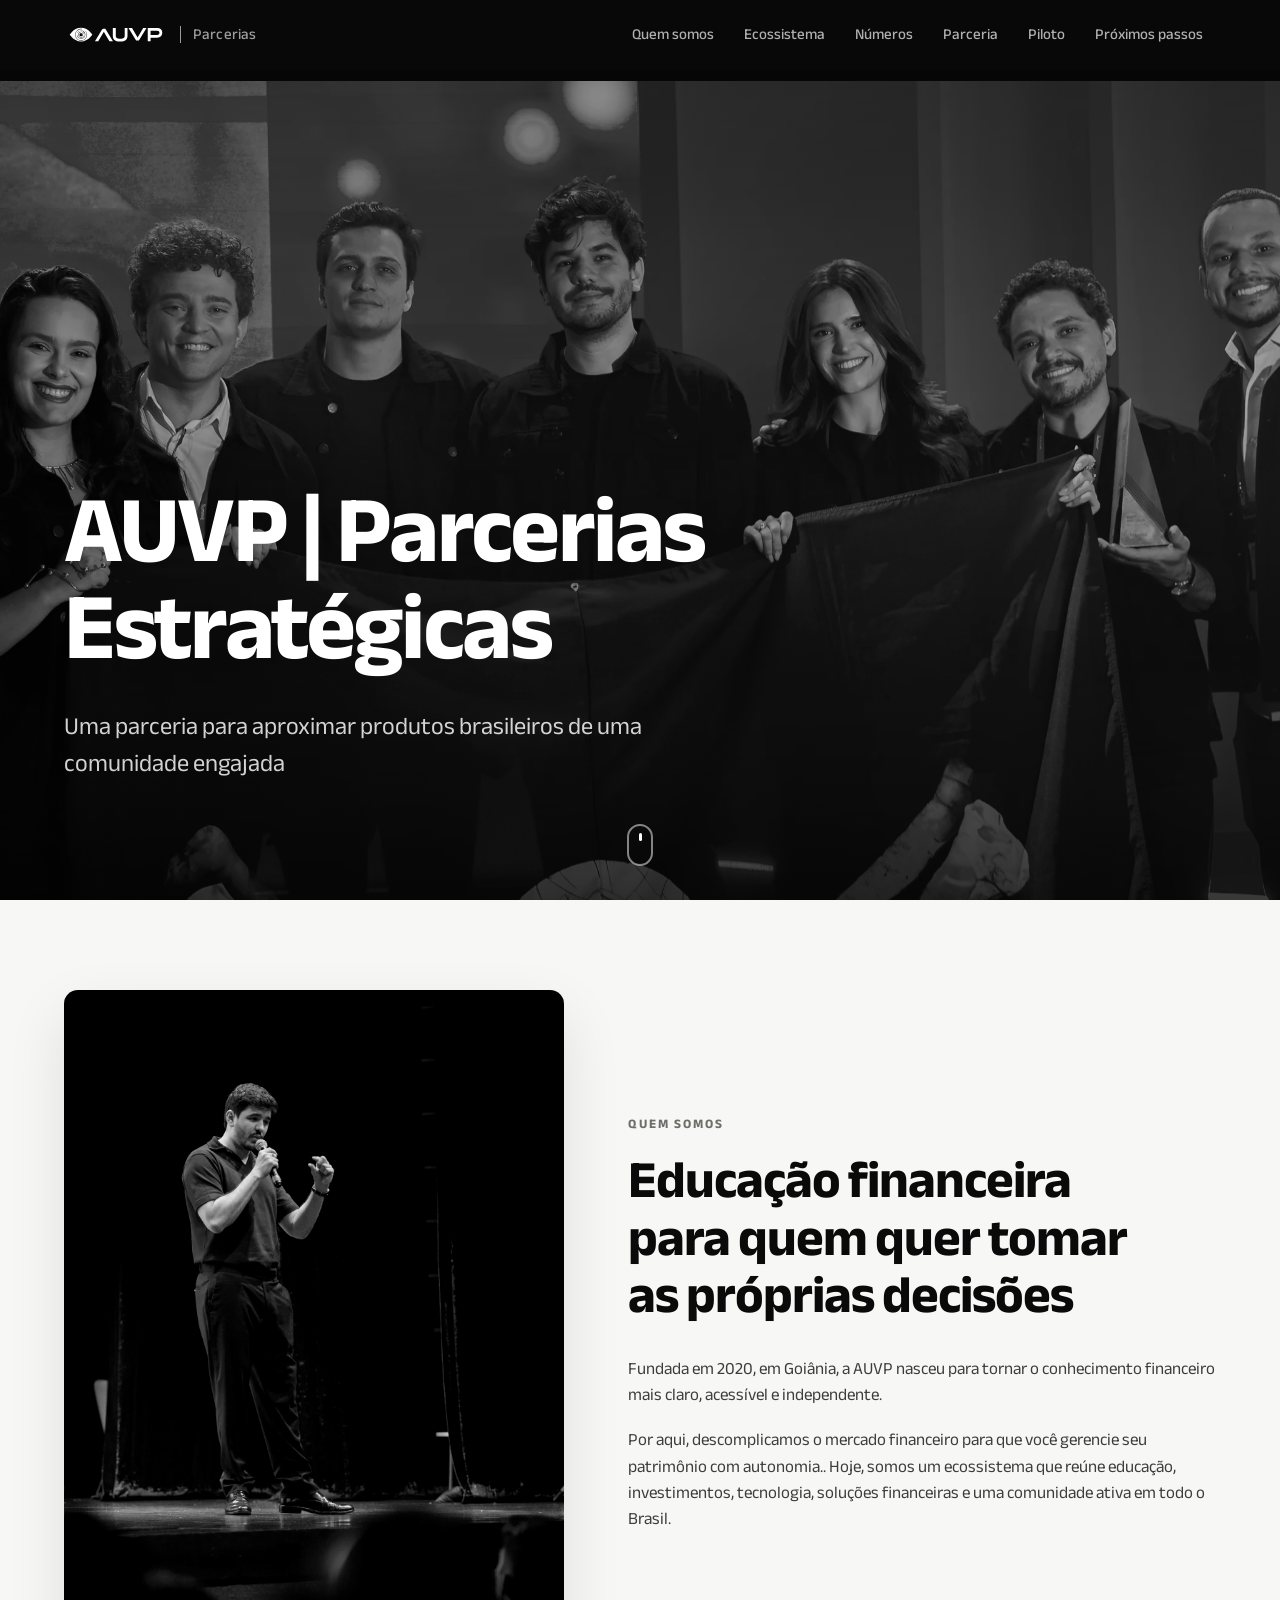
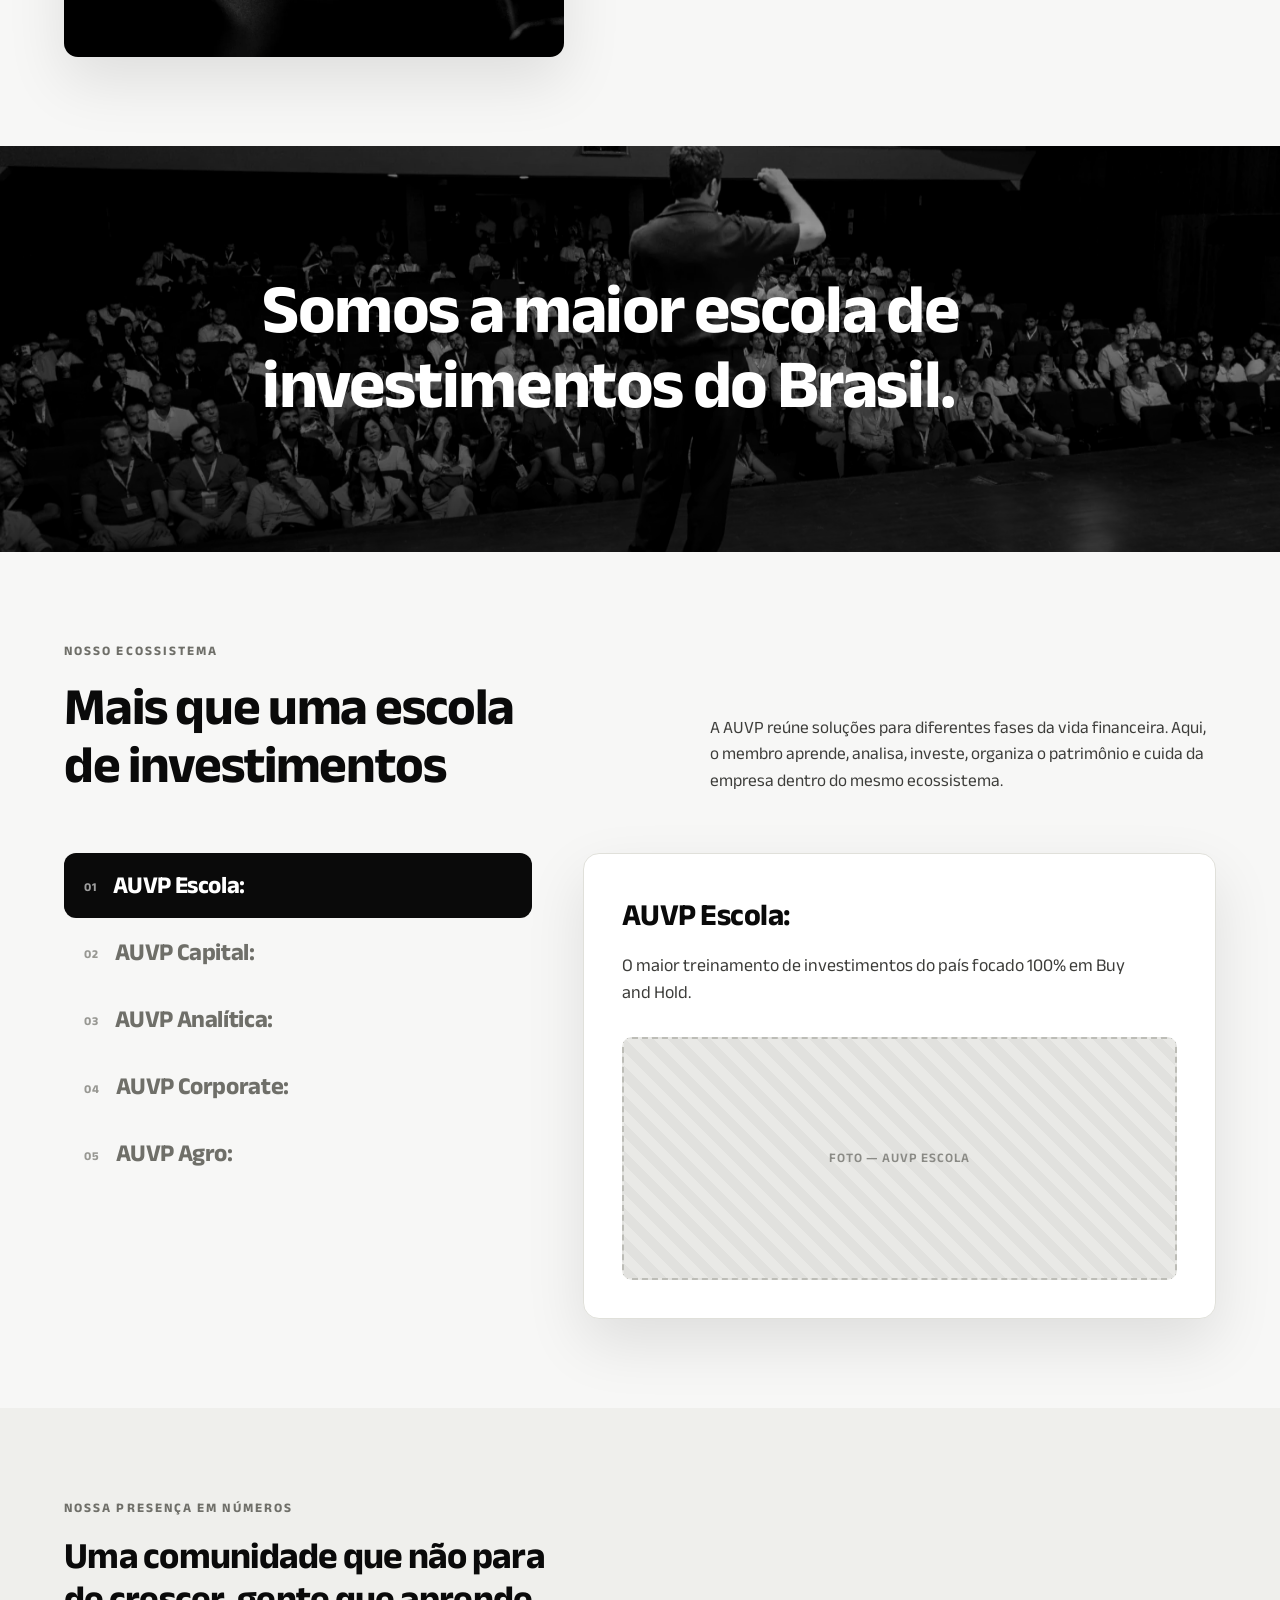
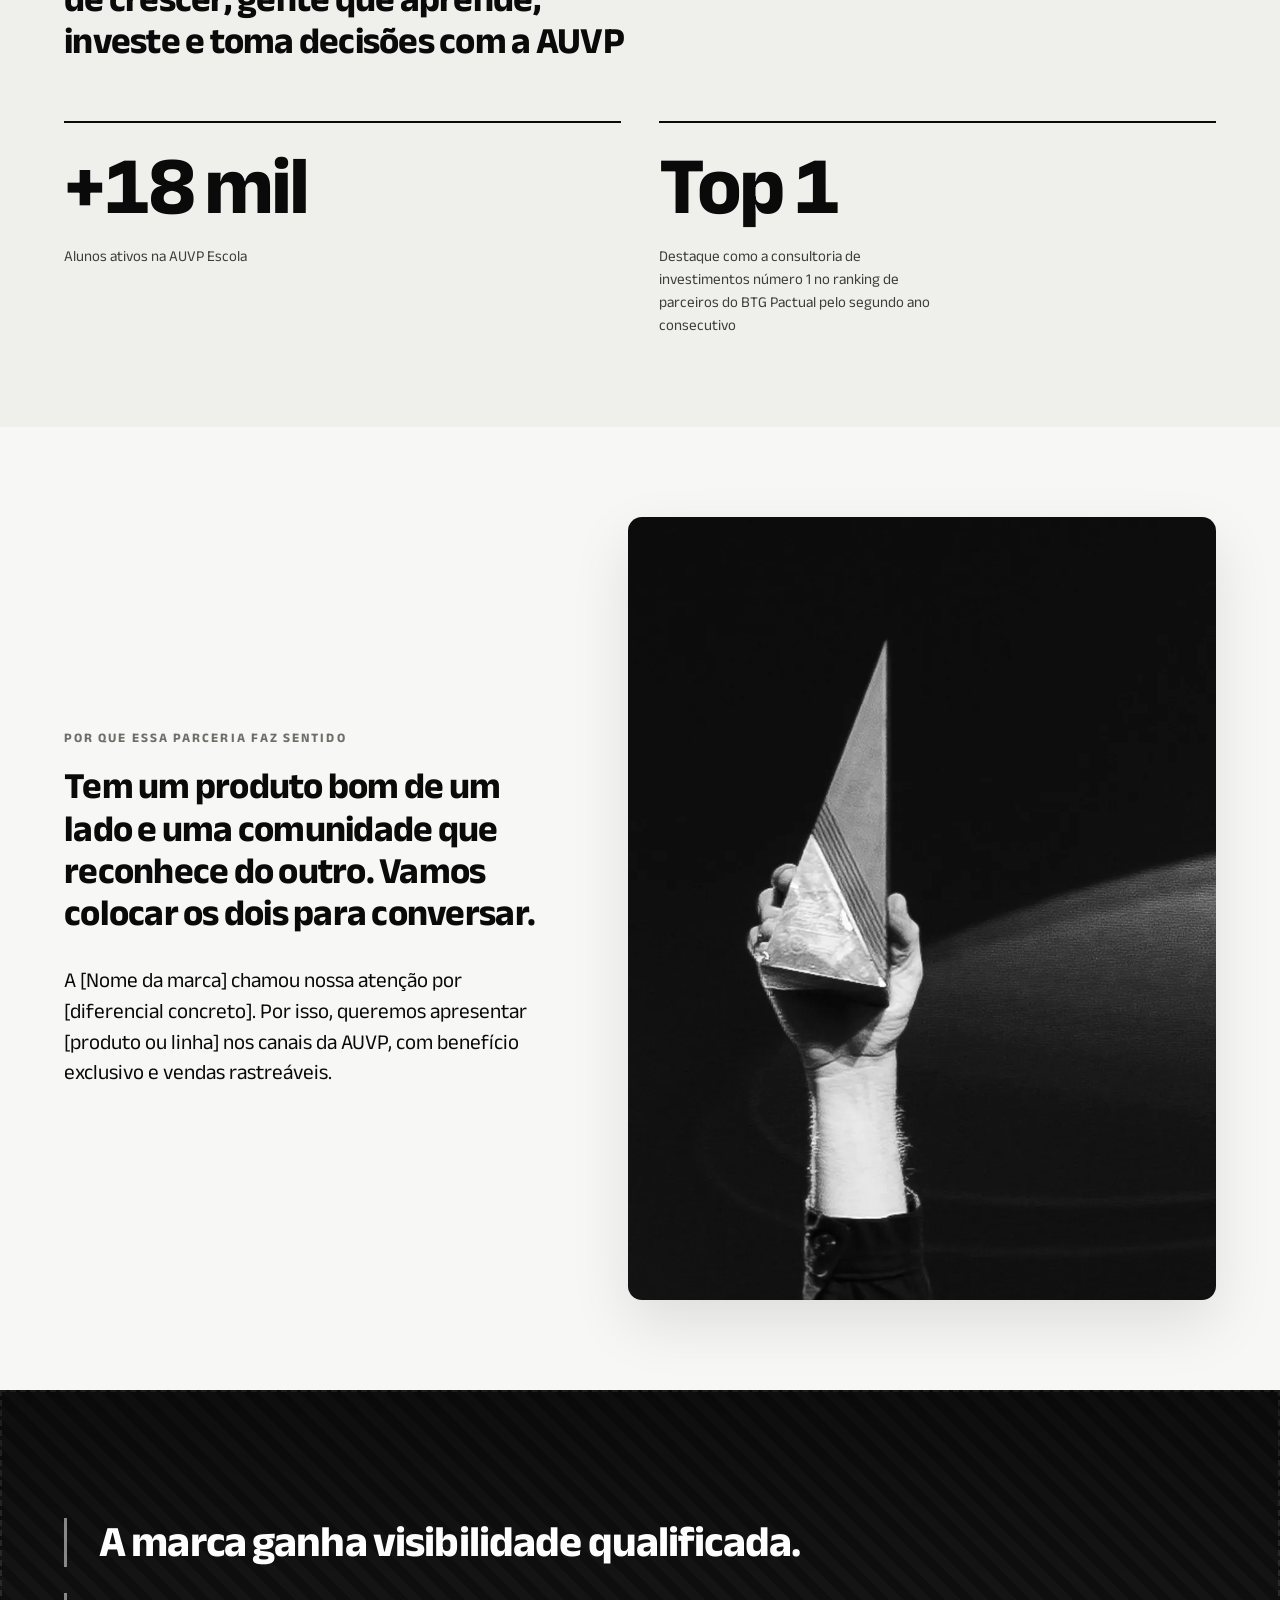
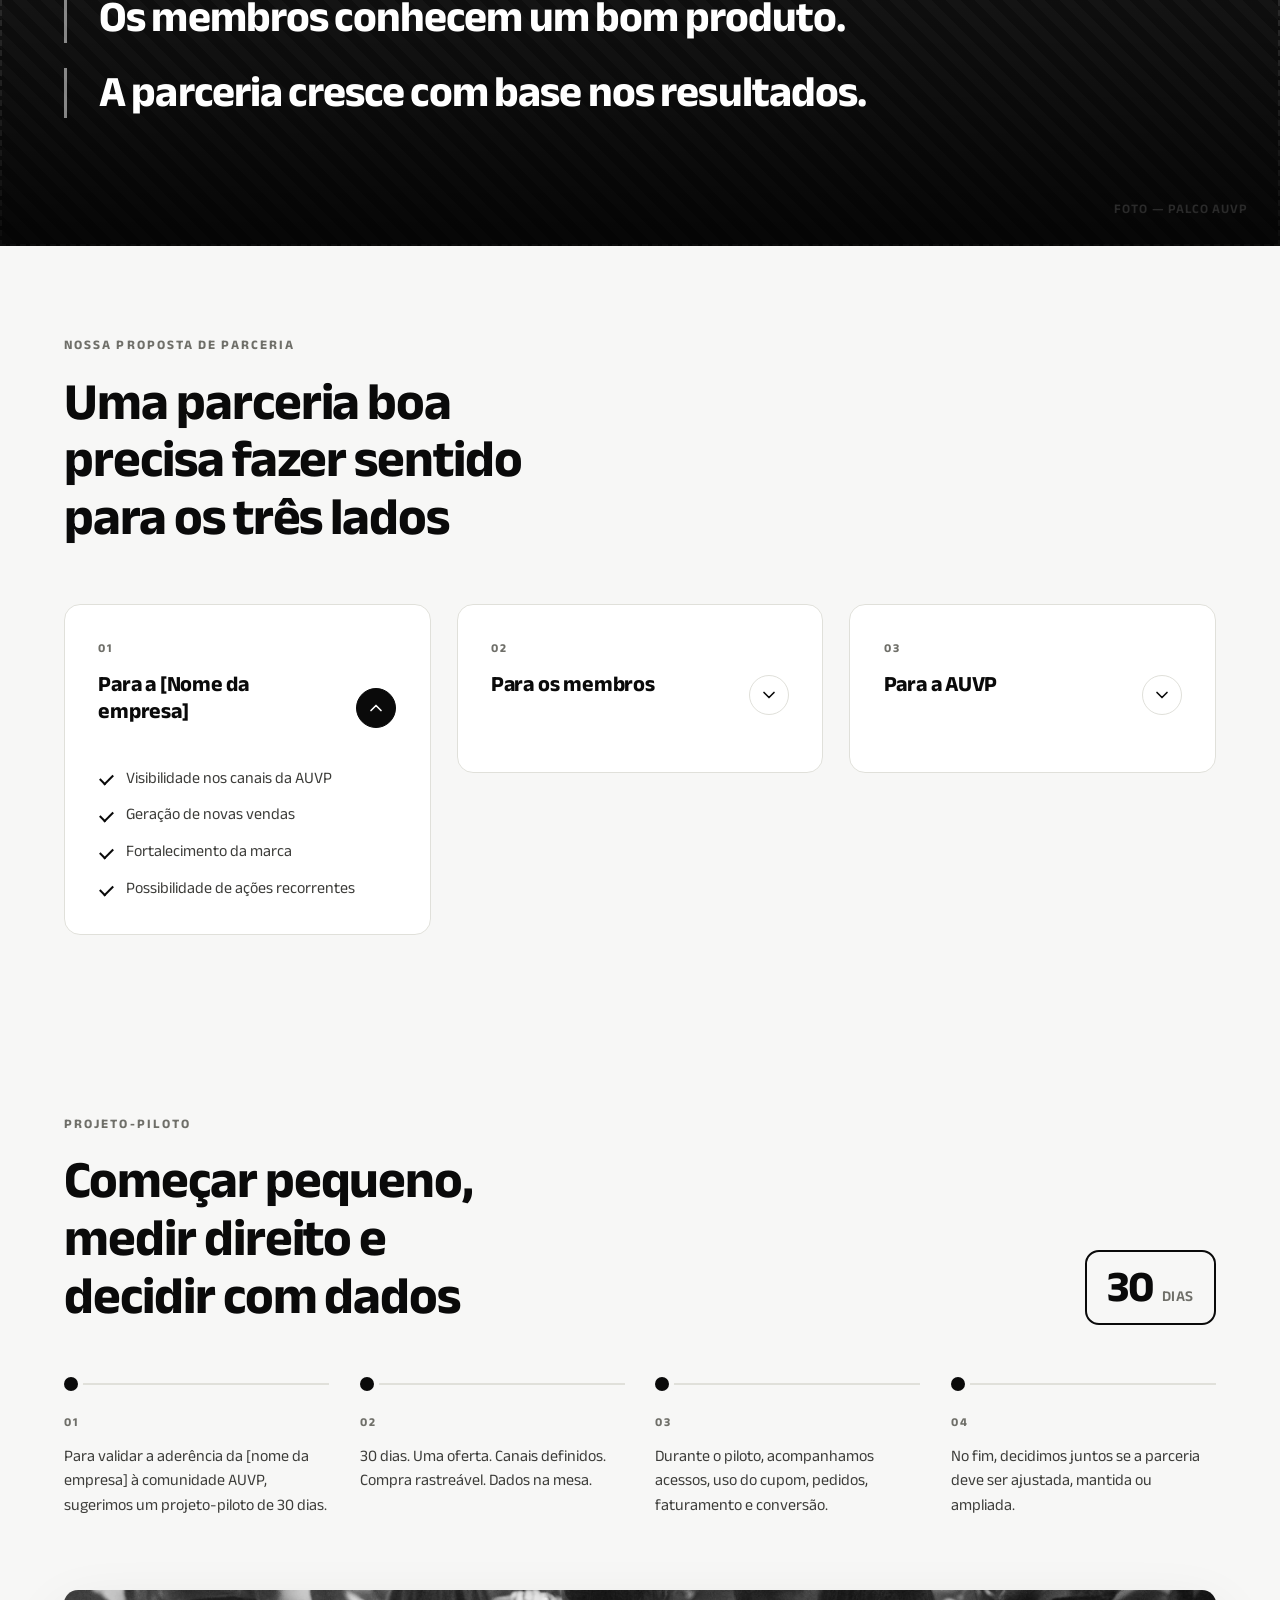
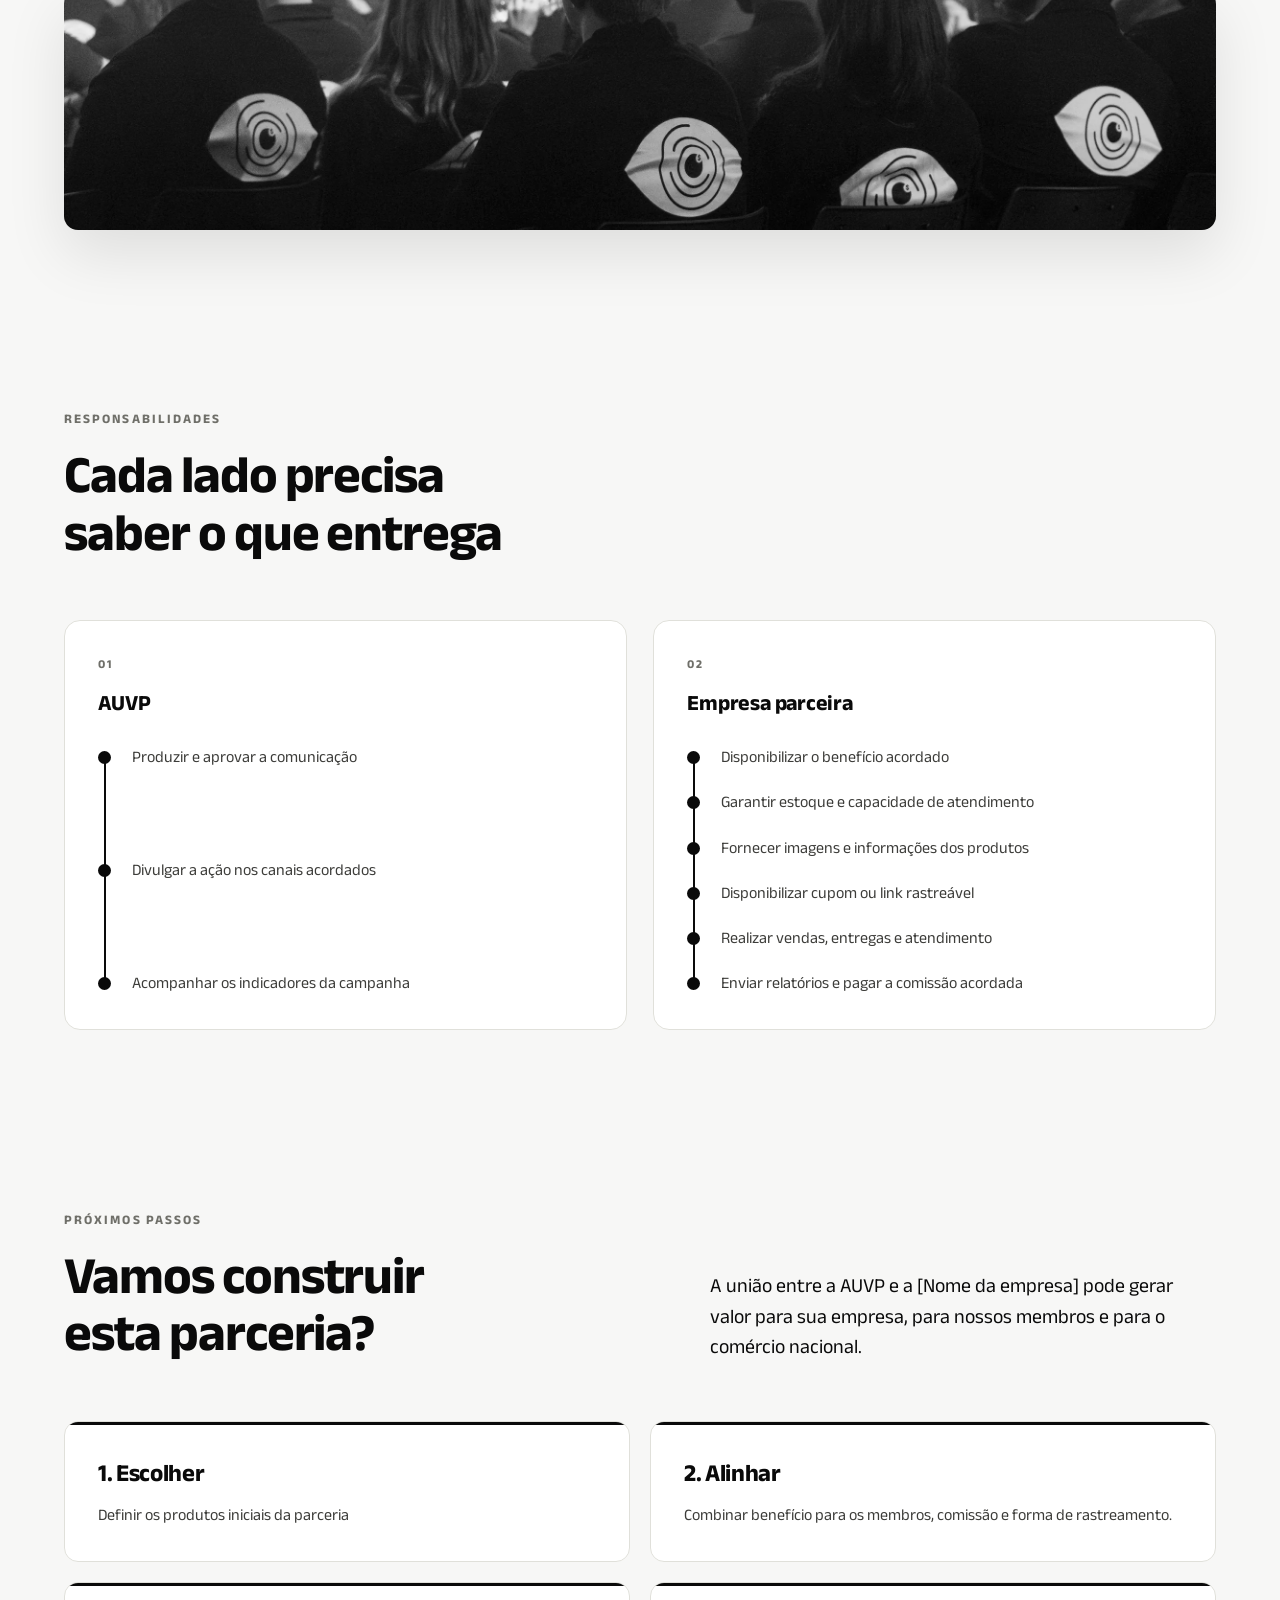
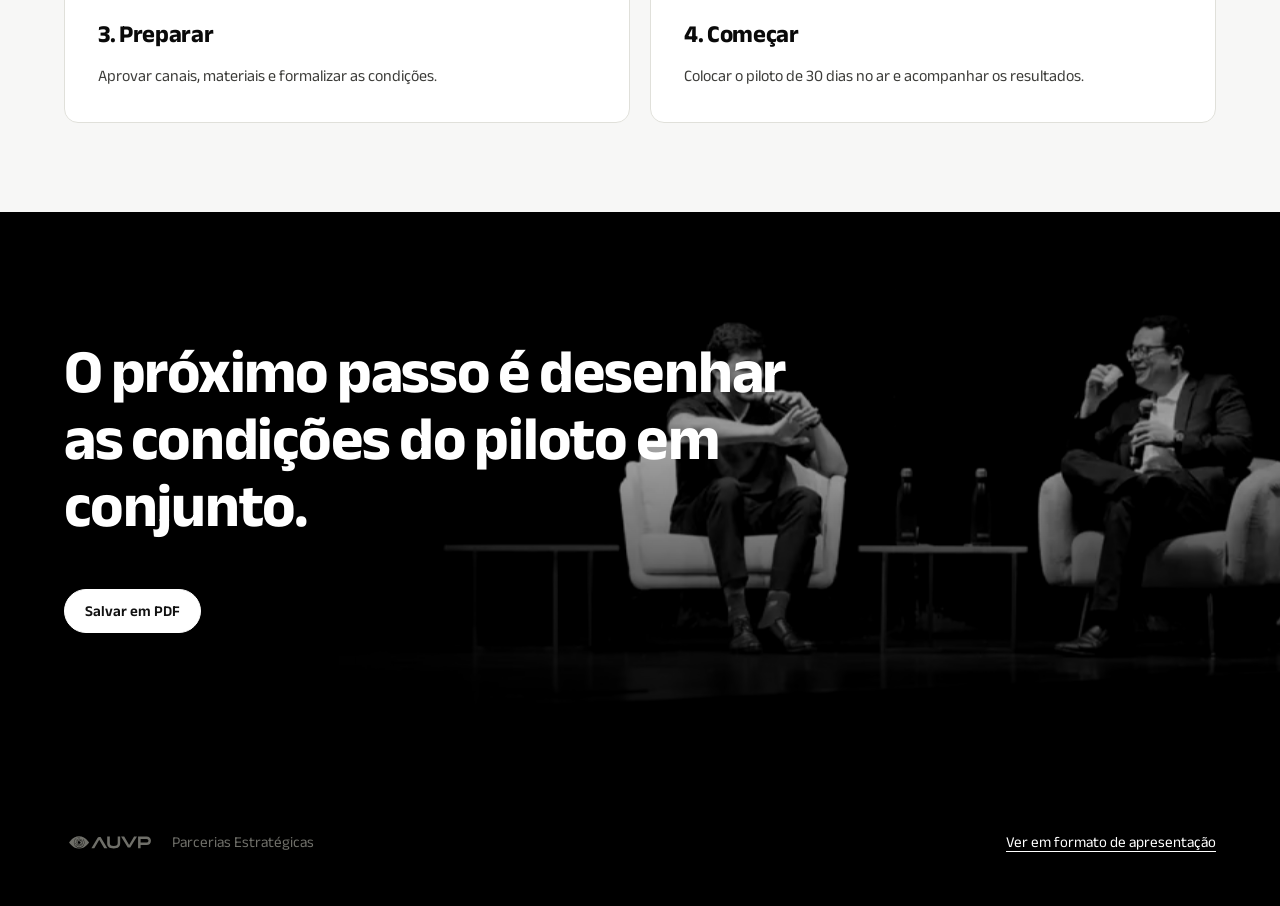
<file: index.html>
<!DOCTYPE html>
<html lang="pt-BR">
<head>
<meta charset="utf-8">
<meta name="viewport" content="width=device-width, initial-scale=1, viewport-fit=cover">
<title>AUVP | Parcerias Estratégicas</title>
<meta name="description" content="Uma parceria para aproximar produtos brasileiros de uma comunidade engajada.">
<link rel="preload" href="assets/fonts/anek-bangla-latin.woff2" as="font" type="font/woff2" crossorigin>
<link rel="stylesheet" href="assets/fonts.css">
<link rel="stylesheet" href="assets/shared.css">
<link rel="stylesheet" href="assets/site.css">
<link rel="icon" type="image/svg+xml" href="assets/olho-amarelo.svg">
</head>
<body>

<svg class="sprite" aria-hidden="true" focusable="false"><symbol id="auvp-logo" viewBox="0 0 400 152" fill="currentColor"><path d="m104.84,70.27c-21.73-28.04-56.95-28.04-78.68,0l-4.16,5.37,4.16,5.37c21.73,28.04,56.95,28.04,78.68,0l4.16-5.37-4.16-5.37Zm-22.96,4.92c.15,4.31-1.38,8.43-4.32,11.58-2.94,3.16-6.93,4.98-11.25,5.14-.2,0-.39.01-.59.01-4.09,0-7.99-1.54-11-4.33-2.4-2.23-4.04-5.09-4.75-8.27-.09-.39.16-.77.54-.86.19-.04.38,0,.54.09.16.1.28.26.32.45.65,2.9,2.15,5.5,4.33,7.53,2.88,2.68,6.63,4.08,10.56,3.94,3.93-.14,7.57-1.8,10.25-4.68,2.68-2.88,4.08-6.63,3.94-10.56-.14-3.93-1.8-7.57-4.68-10.25-2.88-2.68-6.61-4.08-10.56-3.94-3.93.14-7.57,1.8-10.25,4.68-.65.7-1.23,1.46-1.73,2.26-.21.34-.66.44-.99.23-.16-.1-.28-.26-.32-.45s-.01-.38.09-.54c.55-.88,1.19-1.71,1.9-2.48,2.94-3.16,6.94-4.98,11.25-5.14,4.33-.15,8.43,1.38,11.58,4.32,3.16,2.94,4.98,6.94,5.14,11.25Zm-12.31-.84c.87,0,1.63-.49,2.03-1.2.37.8.58,1.68.58,2.62,0,3.45-2.8,6.25-6.25,6.25s-6.25-2.8-6.25-6.25,2.8-6.25,6.25-6.25c.89,0,1.74.19,2.5.52-.69.4-1.16,1.15-1.16,2,0,1.27,1.03,2.31,2.31,2.31Zm.58-3.96c.14.03.26.07.36.11l.06.62c-.11-.05-.23-.09-.36-.12-.13-.03-.27-.05-.42-.05-.1,0-.17,0-.22.02-.05.01-.09.03-.11.06-.02.03-.03.06-.03.09h0s.01.08.04.11c.02.03.07.06.14.09.07.03.16.06.28.1.18.06.32.11.44.17.12.06.21.14.27.23.06.1.09.22.09.39v.03c0,.27-.09.47-.26.6-.11.08-.27.13-.45.16v.38h-.6v-.36s-.06,0-.08,0c-.1-.01-.2-.03-.29-.06-.09-.02-.17-.05-.23-.07l-.06-.66c.11.05.24.09.38.13.15.04.3.06.46.06.14,0,.25-.01.3-.04.06-.03.09-.08.09-.14h0c0-.05-.01-.09-.04-.12-.03-.03-.07-.06-.14-.08-.06-.03-.15-.06-.26-.09-.18-.06-.33-.12-.45-.19s-.21-.15-.28-.25c-.06-.1-.09-.23-.09-.39v-.03c0-.24.08-.43.25-.55.11-.08.26-.13.44-.16v-.37h.6v.37c.06,0,.13,0,.17.02Zm-2.71-4.53c-2.67-.31-5.28.43-7.37,2.08-2.1,1.66-3.43,4.03-3.74,6.68-.31,2.65.43,5.27,2.08,7.37,1.66,2.1,4.03,3.43,6.68,3.74,2.05.24,4.09-.14,5.91-1.12,1.77-.95,3.2-2.4,4.13-4.17.18-.35.61-.48.97-.3.17.09.3.24.35.42.06.18.04.38-.05.55-1.06,2.03-2.7,3.68-4.72,4.77-1.66.89-3.52,1.36-5.4,1.36-.45,0-.91-.03-1.36-.08-3.03-.36-5.74-1.88-7.64-4.28-1.9-2.4-2.74-5.39-2.38-8.42.36-3.03,1.88-5.75,4.28-7.64,2.4-1.89,5.39-2.74,8.43-2.38,4.26.51,7.85,3.32,9.37,7.34.07.18.06.37-.02.55-.08.17-.22.31-.4.37-.37.14-.79-.05-.92-.42-1.33-3.52-4.47-5.98-8.19-6.42Zm14.65,26.08c-4.32,4.32-10.06,6.7-16.17,6.7s-11.85-2.38-16.17-6.7c-4.32-4.32-6.7-10.06-6.7-16.17s2.38-11.85,6.7-16.17c4.32-4.32,10.06-6.7,16.17-6.7.87,0,1.75.05,2.6.15.19.02.36.12.48.27.12.15.17.34.15.53-.02.19-.11.36-.26.48-.15.12-.34.18-.53.15-.81-.09-1.63-.14-2.44-.14-5.72,0-11.1,2.23-15.15,6.28-4.05,4.05-6.28,9.43-6.28,15.16s2.23,11.11,6.28,15.15c4.05,4.05,9.43,6.28,15.15,6.28s11.11-2.23,15.16-6.28c4.05-4.05,6.28-9.43,6.28-15.15,0-4.66-1.47-9.09-4.24-12.81-.12-.15-.16-.34-.13-.53.03-.19.13-.36.28-.47.15-.11.34-.16.53-.13.19.03.36.13.47.28,2.96,3.97,4.53,8.7,4.53,13.67,0,6.11-2.38,11.85-6.7,16.17Z"/><path d="m174.97,101.17l-7.22-12.17h-.05l-5.05-8.56-9.42-15.86-21.58,36.6h-12.52l27.18-45.23c1.27-2.12,3.56-3.41,6.03-3.41h6.64l29.23,48.65h-13.23Z"/><path d="m233.49,49.69h10.76v28.75c0,15.93-8,23.44-28.24,23.44s-28.24-7.51-28.24-23.44v-28.75h11.4v28.75c0,9.14,3.96,12.61,17.2,12.61s17.13-3.47,17.13-12.61v-28.75Z"/><path d="m248.21,49.69h13.45l21.51,36.75,21.44-36.75h12.67l-29.23,48.65h-10.62l-29.23-48.65Z"/><path d="m331.91,87.29v-10.69h26.76c5.37,0,8.56-3.19,8.56-7.93s-3.18-7.93-8.56-7.93h-25.62v40.43h-10.96v-51.47h36.59c12.17,0,19.32,7.22,19.32,18.63s-7.15,18.97-19.32,18.97h-26.77Z"/></symbol></svg>

<a class="skip" href="#capa">Ir para o conteúdo</a>

<!-- ============================ TOPO ============================ -->
<header class="topbar" id="topbar">
  <a class="brand" href="#capa" aria-label="AUVP Parcerias Estratégicas">
    <svg class="brand-logo" viewBox="0 0 400 152" aria-hidden="true"><use href="#auvp-logo"/></svg>
    <span class="brand-tag">Parcerias</span>
  </a>

  <nav class="nav" id="nav" aria-label="Seções">
    <a href="#quem-somos">Quem somos</a>
    <a href="#ecossistema">Ecossistema</a>
    <a href="#numeros">Números</a>
    <a href="#parceria">Parceria</a>
    <a href="#piloto">Piloto</a>
    <a href="#proximos-passos">Próximos passos</a>
  </nav>

  <button class="btn btn-icon" id="btnMenu" aria-label="Abrir menu" aria-expanded="false">
    <svg viewBox="0 0 24 24" aria-hidden="true"><path d="M4 7h16M4 12h16M4 17h16"/></svg>
  </button>

  <div class="topbar-progress"><span id="scrollBar"></span></div>
</header>

<main>

<!-- ============================ CAPA ============================ -->
<section class="hero" id="capa">
  <div class="ph ph-bg" data-img="s1-bg" data-label="Foto de capa — time AUVP"
       data-src="assets/img/web/galera-summit.webp"></div>
  <div class="hero-scrim"></div>

  <div class="hero-inner">
    <h1 class="hero-title reveal">AUVP | Parcerias Estratégicas</h1>
    <p class="hero-sub reveal" data-delay="3">Uma parceria para aproximar produtos brasileiros de uma comunidade engajada</p>
  </div>

  <a class="hero-cue" href="#quem-somos" aria-label="Rolar para a próxima seção">
    <span></span>
  </a>
</section>

<!-- ============================ QUEM SOMOS ============================ -->
<section class="section split" id="quem-somos">
  <div class="split-media">
    <div class="ph ph-tall reveal" data-img="s2-foto" data-label="Foto — palestra AUVP"
         data-src="assets/img/web/palestrante-raul.webp"></div>
  </div>

  <div class="split-body">
    <p class="kicker reveal">Quem somos</p>
    <h2 class="h2 reveal">Educação financeira para quem quer tomar as próprias decisões</h2>
    <div class="prose">
      <p class="reveal" data-delay="2">Fundada em 2020, em Goiânia, a AUVP nasceu para tornar o conhecimento financeiro mais claro, acessível e independente.</p>
      <p class="reveal" data-delay="3">Por aqui, descomplicamos o mercado financeiro para que você gerencie seu patrimônio com autonomia.. Hoje, somos um ecossistema que reúne educação, investimentos, tecnologia, soluções financeiras e uma comunidade ativa em todo o Brasil.</p>
    </div>
  </div>
</section>

<!-- ============================ DECLARAÇÃO ============================ -->
<section class="statement">
  <div class="ph ph-bg ph-low" data-img="s3-bg" data-label="Foto — auditório lotado"
       data-src="assets/img/web/palestra-01.webp" data-parallax="0.12"></div>
  <div class="statement-scrim"></div>
  <p class="statement-text reveal">Somos a maior escola de investimentos do Brasil.</p>
</section>

<!-- ============================ ECOSSISTEMA ============================ -->
<section class="section" id="ecossistema">
  <div class="section-head">
    <div>
      <p class="kicker reveal">Nosso ecossistema</p>
      <h2 class="h2 reveal">Mais que uma escola de investimentos</h2>
    </div>
    <p class="lead reveal" data-delay="2">A AUVP reúne soluções para diferentes fases da vida financeira. Aqui, o membro aprende, analisa, investe, organiza o patrimônio e cuida da empresa dentro do mesmo ecossistema.</p>
  </div>

  <div class="eco reveal">
    <div class="eco-tabs" role="tablist" aria-label="Verticais da AUVP">
      <button class="eco-tab" role="tab" id="tab-escola" aria-controls="pan-escola" aria-selected="true">
        <i>01</i><span>AUVP Escola:</span>
      </button>
      <button class="eco-tab" role="tab" id="tab-capital" aria-controls="pan-capital" aria-selected="false" tabindex="-1">
        <i>02</i><span>AUVP Capital:</span>
      </button>
      <button class="eco-tab" role="tab" id="tab-analitica" aria-controls="pan-analitica" aria-selected="false" tabindex="-1">
        <i>03</i><span>AUVP Analítica:</span>
      </button>
      <button class="eco-tab" role="tab" id="tab-corporate" aria-controls="pan-corporate" aria-selected="false" tabindex="-1">
        <i>04</i><span>AUVP Corporate: </span>
      </button>
      <button class="eco-tab" role="tab" id="tab-agro" aria-controls="pan-agro" aria-selected="false" tabindex="-1">
        <i>05</i><span>AUVP Agro: </span>
      </button>
    </div>

    <div class="eco-stage">
      <div class="eco-panel is-on" role="tabpanel" id="pan-escola" aria-labelledby="tab-escola">
        <div class="eco-copy">
          <h3>AUVP Escola:</h3>
          <p>O maior treinamento de investimentos do país focado 100% em Buy and Hold.</p>
        </div>
        <div class="ph eco-media" data-img="eco-escola" data-label="Foto — AUVP Escola"
             data-src="https://cdn.asupernova.com.br/lp-auvp/vite/o-que-voce-vai-aprender2.webp"></div>
      </div>

      <div class="eco-panel" role="tabpanel" id="pan-capital" aria-labelledby="tab-capital" hidden>
        <div class="eco-copy">
          <h3>AUVP Capital:</h3>
          <p>Consultoria de investimentos, alocação estratégica, gestão de riscos e planejamento patrimonial, tributário e sucessório.</p>
        </div>
        <div class="ph eco-media" data-img="eco-capital" data-label="Foto — AUVP Capital"
             data-src="https://cdn.asupernova.com.br/lp-auvp/vite/onde%20sua%20vida%20financeira%20se%20resolve%20desktop.webp"></div>
      </div>

      <div class="eco-panel" role="tabpanel" id="pan-analitica" aria-labelledby="tab-analitica" hidden>
        <div class="eco-copy">
          <h3>AUVP Analítica:</h3>
          <p>Plataforma de análise fundamentalista que cruza dados e calcula o preço justo de ações e FIIs para nossos membros investirem com base na realidade e não em achismos.</p>
        </div>
        <div class="ph eco-media" data-img="eco-analitica" data-label="Foto — AUVP Analítica"
             data-src="https://media.licdn.com/dms/image/v2/D4D22AQHWHfme4H5scQ/feedshare-shrink_800/B4DZe76hZPGUAk-/0/1751204379664?e=2147483647&amp;v=beta&amp;t=dYYJ5OfO8gJqJHsn3FRDDxLRaCVy9qkKPt0fDHuPwro"></div>
      </div>

      <div class="eco-panel" role="tabpanel" id="pan-corporate" aria-labelledby="tab-corporate" hidden>
        <div class="eco-copy">
          <h3>AUVP Corporate: </h3>
          <p>Gestão financeira para micro, pequenas e médias empresas, com recebimentos, pagamentos, conciliação, folha, cartões, múltiplas contas e integração com ERPs.</p>
        </div>
        <div class="ph eco-media ph-corp" data-img="eco-corporate" data-label="Foto — AUVP Corporate"
             data-src="assets/img/web/corporate.webp"></div>
      </div>

      <div class="eco-panel" role="tabpanel" id="pan-agro" aria-labelledby="tab-agro" hidden>
        <div class="eco-copy">
          <h3>AUVP Agro: </h3>
          <p>Conhecimento, ferramentas e execução para o produtor rural proteger preços, acompanhar o mercado e tomar decisões com mais controle.</p>
        </div>
        <div class="ph eco-media" data-img="eco-agro" data-label="Foto — AUVP Agro"
             data-src="assets/img/web/agro.webp"></div>
      </div>
    </div>
  </div>
</section>

<!-- ============================ NÚMEROS ============================ -->
<section class="section band" id="numeros">
  <div class="section-head">
    <div>
      <p class="kicker reveal">Nossa presença em números</p>
      <h2 class="h2 h2-md reveal" data-delay="1">Uma comunidade que não para de crescer, gente que aprende, investe e toma decisões com a AUVP</h2>
    </div>
  </div>

  <div class="stats stats-seq">
    <div class="stat reveal" data-delay="2">
      <div class="stat-value" data-count>+19 mil</div>
      <p class="stat-label">Alunos ativos na AUVP Escola</p>
    </div>
    <div class="stat reveal" data-delay="3">
      <div class="stat-value">Top 1</div>
      <p class="stat-label">Destaque como a consultoria de investimentos número 1 no ranking de parceiros do BTG Pactual pelo segundo ano consecutivo</p>
    </div>
  </div>
</section>

<!-- ============================ POR QUE ============================ -->
<section class="section split split-rev" id="parceria">
  <div class="split-body">
    <p class="kicker reveal">Por que essa parceria faz sentido</p>
    <h2 class="h2 h2-md reveal">Tem um produto bom de um lado e uma comunidade que reconhece do outro. Vamos colocar os dois para conversar.</h2>
    <div class="prose prose-lg reveal" data-delay="2">
      <p>A <span class="field" data-field="empresa" data-ph="Nome da marca"></span> chamou nossa atenção por <span class="field" data-field="diferencial" data-ph="diferencial concreto"></span>. Por isso, queremos apresentar <span class="field" data-field="produto" data-ph="produto ou linha"></span> nos canais da AUVP, com benefício exclusivo e vendas rastreáveis.</p>
    </div>
  </div>

  <div class="split-media">
    <div class="ph ph-tall ph-left reveal" data-img="s7-foto" data-label="Imagem — produto / conceito"
         data-src="assets/img/web/trofeu-summit.webp"></div>
  </div>
</section>

<!-- ============================ TRÊS GANHOS ============================ -->
<section class="statement statement-list">
  <div class="ph ph-bg ph-top" data-img="s8-bg" data-label="Foto — palco AUVP"
       data-src="https://livecoins.com.br/wp-content/uploads/2026/01/Raul-Sena-Investidor-Sardinha.jpg.webp"></div>
  <div class="statement-scrim"></div>
  <ul class="gains">
    <li class="reveal">A marca ganha visibilidade qualificada.</li>
    <li class="reveal" data-delay="4">Os membros conhecem um bom produto. </li>
    <li class="reveal" data-delay="8">A parceria cresce com base nos resultados.</li>
  </ul>
</section>

<!-- ============================ PROPOSTA ============================ -->
<section class="section" id="proposta">
  <div class="section-head">
    <div>
      <p class="kicker reveal">Nossa proposta de parceria</p>
      <h2 class="h2 reveal">Uma parceria boa precisa fazer sentido para os três lados</h2>
    </div>
  </div>

  <div class="cards three prop-cards">
    <article class="card acc-item is-open reveal">
      <div class="acc-head">
        <span class="card-n">01</span>
        <div class="acc-row">
          <h3 class="acc-title" id="acc-t-1">Para a <span class="field" data-field="empresa" data-ph="Nome da empresa"></span></h3>
          <button class="acc-toggle" aria-expanded="true" aria-controls="acc-p-1" aria-labelledby="acc-t-1">
            <svg viewBox="0 0 24 24" aria-hidden="true"><path d="M6 9l6 6 6-6"/></svg>
          </button>
        </div>
      </div>
      <div class="acc-panel" id="acc-p-1">
        <ul class="ticks">
          <li>Visibilidade nos canais da AUVP </li>
          <li>Geração de novas vendas</li>
          <li>Fortalecimento da marca</li>
          <li>Possibilidade de ações recorrentes</li>
        </ul>
      </div>
    </article>

    <article class="card acc-item reveal" data-delay="2">
      <div class="acc-head">
        <span class="card-n">02</span>
        <div class="acc-row">
          <h3 class="acc-title" id="acc-t-2">Para os membros</h3>
          <button class="acc-toggle" aria-expanded="false" aria-controls="acc-p-2" aria-labelledby="acc-t-2">
            <svg viewBox="0 0 24 24" aria-hidden="true"><path d="M6 9l6 6 6-6"/></svg>
          </button>
        </div>
      </div>
      <div class="acc-panel" id="acc-p-2">
        <ul class="ticks">
          <li>Benefício exclusivo</li>
          <li>Descoberta de produtos selecionados</li>
          <li>Acesso facilitado à&nbsp; <span class="field" data-field="empresa" data-ph="Nome da empresa"></span></li>
          <li>Curadoria feita pela AUVP</li>
        </ul>
      </div>
    </article>

    <article class="card acc-item reveal" data-delay="4">
      <div class="acc-head">
        <span class="card-n">03</span>
        <div class="acc-row">
          <h3 class="acc-title" id="acc-t-3">Para a AUVP</h3>
          <button class="acc-toggle" aria-expanded="false" aria-controls="acc-p-3" aria-labelledby="acc-t-3">
            <svg viewBox="0 0 24 24" aria-hidden="true"><path d="M6 9l6 6 6-6"/></svg>
          </button>
        </div>
      </div>
      <div class="acc-panel" id="acc-p-3">
        <ul class="ticks">
          <li>Mais benefícios para a comunidade</li>
          <li>Relacionamento mais forte com os membros</li>
          <li>Comissão sobre as vendas originadas pela parceria</li>
        </ul>
      </div>
    </article>
  </div>
</section>

<!-- ============================ PILOTO ============================ -->
<section class="section" id="piloto">
  <div class="section-head">
    <div>
      <p class="kicker reveal">Projeto-piloto</p>
      <h2 class="h2 reveal">Começar pequeno, medir direito e decidir com dados</h2>
    </div>
    <div class="badge-30 reveal" data-delay="2" aria-hidden="true">
      <b>30</b><span>dias</span>
    </div>
  </div>

  <ol class="timeline">
    <li class="reveal">
      <span class="tl-n">01</span>
      <p>Para validar a aderência da <span class="field" data-field="empresa" data-ph="nome da empresa"></span> à comunidade AUVP, sugerimos um projeto-piloto de 30 dias.</p>
    </li>
    <li class="reveal" data-delay="2">
      <span class="tl-n">02</span>
      <p>30 dias. Uma oferta. Canais definidos. Compra rastreável. Dados na mesa.</p>
    </li>
    <li class="reveal" data-delay="4">
      <span class="tl-n">03</span>
      <p>Durante o piloto, acompanhamos acessos, uso do cupom, pedidos, faturamento e conversão.</p>
    </li>
    <li class="reveal" data-delay="6">
      <span class="tl-n">04</span>
      <p>No fim, decidimos juntos se a parceria deve ser ajustada, mantida ou ampliada.</p>
    </li>
  </ol>

  <div class="ph ph-strip ph-low reveal" data-img="s10-faixa" data-label="Foto — plateia AUVP"
       data-src="assets/img/web/olhos-summit.webp"></div>
</section>

<!-- ============================ RESPONSABILIDADES ============================ -->
<section class="section" id="responsabilidades">
  <div class="section-head">
    <div>
      <p class="kicker reveal">Responsabilidades</p>
      <h2 class="h2 reveal">Cada lado precisa saber o que entrega</h2>
    </div>
  </div>

  <div class="cards two">
    <article class="card card-vlist reveal">
      <span class="card-n">01</span>
      <h3>AUVP</h3>
      <ol class="vsteps vsteps-sm">
        <li><span>Produzir e aprovar a comunicação</span></li>
        <li><span>Divulgar a ação nos canais acordados</span></li>
        <li><span>Acompanhar os indicadores da campanha</span></li>
      </ol>
    </article>

    <article class="card card-vlist reveal" data-delay="2">
      <span class="card-n">02</span>
      <h3>Empresa parceira</h3>
      <ol class="vsteps vsteps-sm">
        <li><span>Disponibilizar o benefício acordado</span></li>
        <li><span>Garantir estoque e capacidade de atendimento</span></li>
        <li><span>Fornecer imagens e informações dos produtos</span></li>
        <li><span>Disponibilizar cupom ou link rastreável</span></li>
        <li><span>Realizar vendas, entregas e atendimento</span></li>
        <li><span>Enviar relatórios e pagar a comissão acordada</span></li>
      </ol>
    </article>
  </div>
</section>

<!-- ============================ PRÓXIMOS PASSOS ============================ -->
<section class="section" id="proximos-passos">
  <div class="section-head">
    <div>
      <p class="kicker reveal">Próximos passos</p>
      <h2 class="h2 reveal">Vamos construir esta parceria?</h2>
    </div>
    <p class="lead lead-lg reveal" data-delay="2">A união entre a AUVP e a <span class="field" data-field="empresa" data-ph="Nome da empresa"></span> pode gerar valor para sua empresa, para nossos membros e para o comércio nacional.</p>
  </div>

  <ol class="steps">
    <li class="reveal">
      <b>1. Escolher</b>
      <span>Definir os produtos iniciais da parceria</span>
    </li>
    <li class="reveal" data-delay="2">
      <b>2. Alinhar</b>
      <span>Combinar benefício para os membros, comissão e forma de rastreamento.</span>
    </li>
    <li class="reveal" data-delay="4">
      <b>3. Preparar</b>
      <span>Aprovar canais, materiais e formalizar as condições.</span>
    </li>
    <li class="reveal" data-delay="6">
      <b>4. Começar</b>
      <span>Colocar o piloto de 30 dias no ar e acompanhar os resultados.</span>
    </li>
  </ol>
</section>

<!-- ============================ FECHAMENTO ============================ -->
<section class="closing" id="fechamento">
  <div class="ph ph-bg" data-img="s12-bg" data-label="Foto — bastidores AUVP"
       data-src="assets/img/web/palestras.webp" data-parallax="0.08"></div>
  <div class="statement-scrim"></div>
  <div class="closing-inner">
    <p class="closing-text reveal">O próximo passo é desenhar as condições do piloto em conjunto.</p>
    <div class="closing-actions reveal" data-delay="6">
      <button class="btn btn-light" id="btnPrint">Salvar em PDF</button>
    </div>
  </div>
</section>

</main>

<footer class="foot">
  <div class="foot-in">
    <svg class="foot-logo" viewBox="0 0 400 152" aria-hidden="true"><use href="#auvp-logo"/></svg>
    <p>Parcerias Estratégicas</p>
    <a href="apresentacao.html">Ver em formato de apresentação</a>
  </div>
</footer>

<script src="assets/state.js"></script>
<script src="assets/site.js"></script>
</body>
</html>
</file>
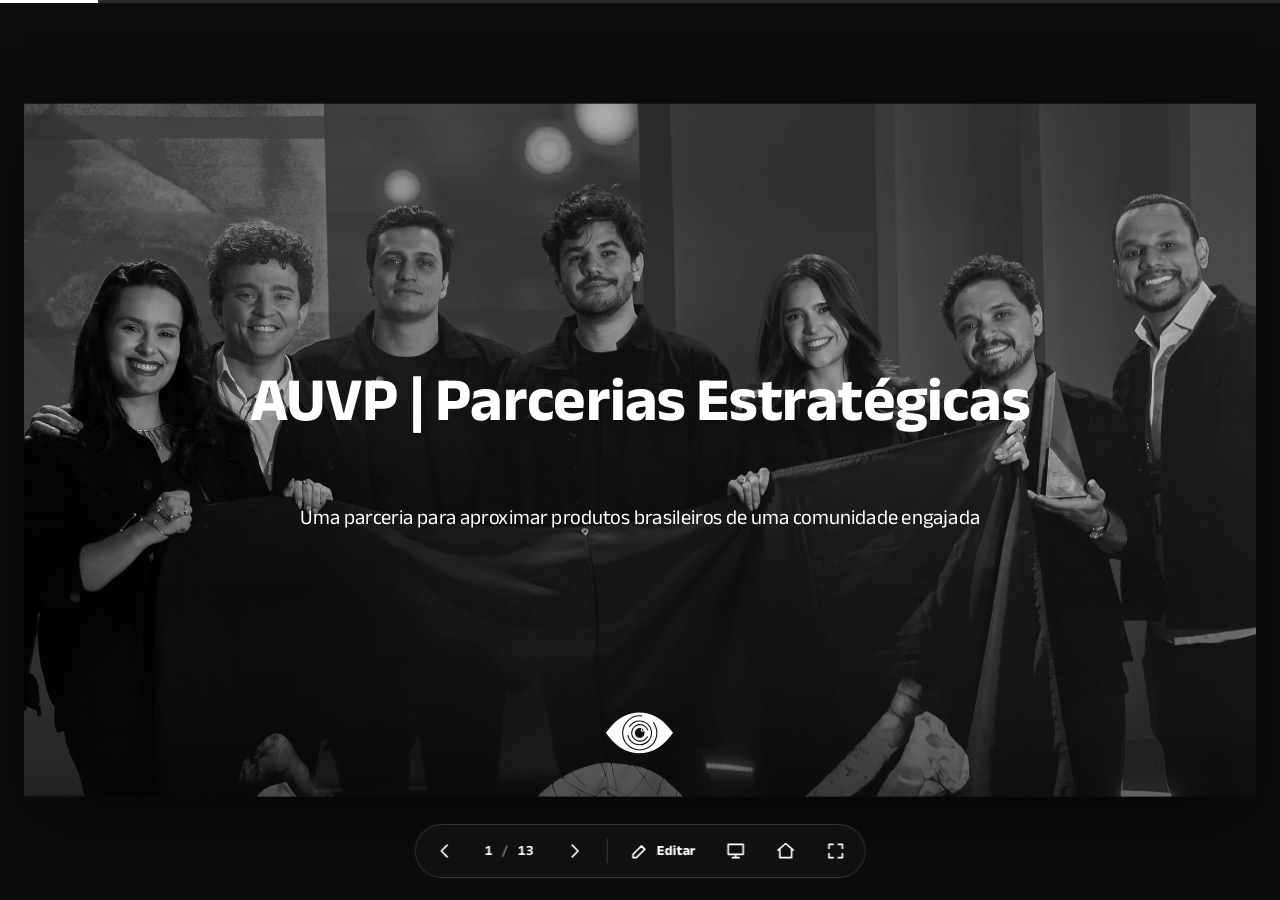
<file: apresentacao.html>
<!DOCTYPE html>
<html lang="pt-BR">
<head>
<meta charset="utf-8">
<meta name="viewport" content="width=device-width, initial-scale=1, viewport-fit=cover">
<title>AUVP | Parcerias Estratégicas — apresentação</title>
<meta name="description" content="Apresentação interativa AUVP | Parcerias Estratégicas — uma parceria para aproximar produtos brasileiros de uma comunidade engajada.">
<link rel="preload" href="assets/fonts/anek-bangla-latin.woff2" as="font" type="font/woff2" crossorigin>
<link rel="stylesheet" href="assets/fonts.css">
<link rel="stylesheet" href="assets/shared.css">
<link rel="stylesheet" href="assets/deck.css">
<link rel="icon" type="image/svg+xml" href="assets/olho-amarelo.svg">
</head>
<body>

<!-- ============================ PALCO ============================ -->
<div class="viewport" id="viewport">
  <div class="stage" id="stage">

    <!-- ------------------------ SLIDE 1 ------------------------ -->
    <section class="slide dark" data-title="Capa">
      <div class="ph ph-full" data-img="s1-bg" data-label="Foto de capa — time AUVP"
           data-src="assets/img/web/galera-summit.webp"></div>
      <div class="scrim"></div>
      <h1 class="t72 center" style="left:0;top:328px;width:1440px">AUVP | Parcerias Estratégicas</h1>
      <p class="t24 center" style="left:0;top:474px;width:1440px">Uma parceria para aproximar produtos brasileiros de uma comunidade engajada</p>
      <div class="eye" style="left:673px;top:706px;width:94px">
        <svg viewBox="0 0 400 250" aria-hidden="true"><path fill="#fff" d="M348.11,105.03C264.73-2.56,129.56-2.56,46.19,105.03l-15.96,20.6,15.96,20.6c83.37,107.59,218.55,107.59,301.92,0l15.97-20.6-15.97-20.6ZM260.01,123.92c.59,16.55-5.3,32.34-16.59,44.46-11.28,12.12-26.61,19.12-43.16,19.71-.75.03-1.51.04-2.27.04-15.69,0-30.68-5.9-42.19-16.62-9.19-8.55-15.49-19.52-18.24-31.73-.33-1.48.6-2.95,2.08-3.28.73-.16,1.46-.04,2.07.36.62.39,1.06,1.01,1.21,1.72,2.5,11.12,8.24,21.11,16.61,28.9,11.04,10.29,25.44,15.64,40.51,15.12,15.08-.53,29.06-6.91,39.34-17.96,10.28-11.04,15.65-25.43,15.12-40.52-.54-15.08-6.92-29.06-17.96-39.34-11.05-10.28-25.37-15.64-40.52-15.11-15.08.54-29.05,6.91-39.34,17.96-2.49,2.68-4.73,5.6-6.65,8.69-.81,1.29-2.52,1.67-3.79.88-.62-.39-1.06-1-1.22-1.71s-.04-1.46.34-2.08c2.1-3.37,4.56-6.58,7.3-9.52,11.29-12.12,26.62-19.12,43.17-19.71,16.61-.59,32.34,5.3,44.46,16.59,12.12,11.29,19.12,26.62,19.71,43.17ZM212.77,120.69c3.35,0,6.27-1.86,7.78-4.61,1.41,3.06,2.21,6.46,2.21,10.05,0,13.25-10.74,23.99-23.99,23.99s-23.99-10.74-23.99-23.99,10.74-23.99,23.99-23.99c3.42,0,6.66.72,9.6,2.01-2.66,1.53-4.46,4.4-4.46,7.68,0,4.89,3.97,8.86,8.86,8.86ZM214.98,105.48c.53.12.98.26,1.36.43l.24,2.38c-.41-.19-.88-.34-1.38-.46-.51-.12-1.04-.18-1.6-.18-.37,0-.65.02-.86.07-.2.05-.35.12-.42.22-.08.1-.12.21-.12.35v.02c0,.14.05.27.14.38.1.11.27.22.52.34.25.11.62.25,1.09.4.67.21,1.24.43,1.7.67.46.23.8.53,1.04.9.23.37.35.86.35,1.48v.11c0,1.03-.33,1.8-1,2.32-.43.33-1.02.54-1.73.66v1.44h-2.31v-1.39c-.1-.01-.22,0-.32-.02-.4-.06-.77-.13-1.11-.22-.34-.09-.63-.18-.89-.28l-.24-2.55c.41.18.9.34,1.47.5s1.16.24,1.78.24c.55,0,.94-.06,1.16-.17.22-.11.33-.3.33-.55v-.03c0-.17-.05-.31-.16-.42-.11-.11-.28-.22-.53-.32s-.58-.22-1-.35c-.68-.22-1.25-.45-1.72-.71-.47-.26-.82-.58-1.06-.96-.24-.39-.36-.88-.36-1.48v-.12c0-.93.32-1.63.96-2.12.43-.33,1-.53,1.69-.64v-1.39h2.31v1.37c.23.03.47.06.67.1ZM204.59,88.09c-10.24-1.21-20.24,1.63-28.29,7.98-8.05,6.35-13.15,15.46-14.36,25.65-1.2,10.17,1.64,20.21,8,28.27,6.36,8.06,15.46,13.17,25.63,14.37,7.85.94,15.71-.55,22.67-4.3,6.8-3.66,12.28-9.19,15.86-16.01.69-1.34,2.35-1.86,3.7-1.16.66.35,1.14.92,1.35,1.62.22.7.15,1.45-.19,2.1-4.08,7.78-10.35,14.12-18.12,18.3-6.36,3.41-13.52,5.22-20.7,5.22-1.74,0-3.5-.1-5.22-.31-11.63-1.37-22.03-7.21-29.3-16.43-7.27-9.22-10.52-20.69-9.14-32.32,1.38-11.65,7.21-22.05,16.41-29.32,9.2-7.26,20.69-10.52,32.33-9.13,16.36,1.94,30.13,12.72,35.95,28.15.26.68.24,1.43-.06,2.1-.3.67-.85,1.18-1.54,1.44-1.41.55-3.01-.19-3.54-1.6-5.09-13.5-17.14-22.93-31.45-24.63ZM260.81,188.17c-16.57,16.57-38.6,25.7-62.04,25.7s-45.47-9.12-62.04-25.7c-16.57-16.57-25.7-38.61-25.7-62.04s9.13-45.47,25.7-62.04c16.57-16.57,38.6-25.7,62.04-25.7,3.34,0,6.7.19,9.99.56.73.08,1.38.45,1.84,1.02.46.58.66,1.3.58,2.02-.08.72-.44,1.38-1.01,1.84-.58.46-1.3.68-2.03.58-3.1-.35-6.25-.53-9.37-.53-21.96,0-42.61,8.56-58.15,24.09-15.53,15.53-24.09,36.19-24.09,58.16s8.56,42.62,24.09,58.15c15.54,15.53,36.19,24.09,58.15,24.09s42.62-8.56,58.16-24.09c15.53-15.53,24.09-36.18,24.09-58.15,0-17.88-5.63-34.87-16.29-49.14-.44-.59-.63-1.32-.52-2.05.11-.73.49-1.37,1.08-1.81.58-.44,1.3-.62,2.03-.52.73.11,1.37.49,1.81,1.07,11.37,15.24,17.38,33.37,17.38,52.44,0,23.43-9.13,45.47-25.7,62.04Z"/></svg>
      </div>
    </section>

    <!-- ------------------------ SLIDE 2 ------------------------ -->
    <section class="slide paper" data-title="Quem somos">
      <div class="ph" data-img="s2-foto" data-label="Foto — palestra AUVP"
           data-src="assets/img/web/palestrante-raul.webp"
           style="left:0;top:0;width:580px;height:810px"></div>
      <h1 class="t68" style="left:728px;top:128px">Quem somos</h1>
      <h2 class="t22b" style="left:728px;top:249px;--lh:1.41">Educação financeira para quem quer tomar<br>as próprias decisões</h2>
      <p class="t21" style="left:728px;top:389px">Fundada em 2020, em Goiânia, a AUVP nasceu para<br>tornar o conhecimento financeiro mais claro,<br>acessível e independente.</p>
      <p class="t21" style="left:728px;top:508px">Por aqui, descomplicamos o mercado financeiro para<br>que você gerencie seu patrimônio com autonomia..<br>Hoje, somos um ecossistema que reúne educação,<br>investimentos, tecnologia, soluções financeiras e<br>uma comunidade ativa em todo o Brasil.</p>
    </section>

    <!-- ------------------------ SLIDE 3 ------------------------ -->
    <section class="slide dark" data-title="Maior escola">
      <div class="ph ph-full" data-img="s3-bg" data-label="Foto — auditório lotado"
           data-src="assets/img/web/palestra-01.webp"></div>
      <div class="scrim"></div>
      <h1 class="t72" style="left:85px;top:535px;--lh:1.153">Somos a maior escola de<br>investimentos do Brasil.</h1>
    </section>

    <!-- ------------------------ SLIDE 4 ------------------------ -->
    <section class="slide paper" data-title="Nosso ecossistema">
      <h1 class="t72 ink" style="left:105px;top:60px">Nosso ecossistema</h1>
      <div class="ph" data-img="s4-foto" data-label="Foto — sede AUVP Capital"
           data-src="https://cdn.asupernova.com.br/lp-auvp/vite/onde%20sua%20vida%20financeira%20se%20resolve%20desktop.webp"
           style="left:0;top:242px;width:851px;height:568px"></div>
      <h2 class="t24b ink" style="left:1010px;top:408px">Mais que uma escola<br>de investimentos</h2>
      <p class="t21 ink" style="left:1010px;top:520px">A AUVP reúne soluções para<br>diferentes fases da vida<br>financeira. Aqui, o membro<br>aprende, analisa, investe,<br>organiza o patrimônio e cuida<br>da empresa dentro do mesmo<br>ecossistema.</p>
    </section>

    <!-- ------------------------ SLIDE 5 ------------------------ -->
    <section class="slide paper" data-title="Ecossistema — verticais">
      <h1 class="t72 ink" style="left:105px;top:92px">Nosso<br>ecossistema</h1>

      <h3 class="t28b ink" style="left:720px;top:125px">AUVP Escola:</h3>
      <p class="t21 ink" style="left:720px;top:165px">O maior treinamento<br>de investimentos do<br>país focado 100% em<br>Buy and Hold.</p>

      <h3 class="t28b ink" style="left:1024px;top:125px">AUVP Capital:</h3>
      <p class="t21 ink" style="left:1024px;top:165px">Consultoria de investimentos,<br>alocação estratégica, gestão<br>de riscos e planejamento<br>patrimonial, tributário e<br>sucessório.</p>

      <h3 class="t28b ink" style="left:157px;top:495px">AUVP Agro:</h3>
      <p class="t21 ink" style="left:157px;top:535px">Conhecimento, ferramentas e<br>execução para o produtor rural<br>proteger preços, acompanhar o<br>mercado e tomar decisões com<br>mais controle.</p>

      <h3 class="t28b ink" style="left:537px;top:495px">AUVP Corporate:</h3>
      <p class="t21 ink" style="left:537px;top:535px">Gestão financeira para micro,<br>pequenas e médias empresas, com<br>recebimentos, pagamentos,<br>conciliação, folha, cartões, múltiplas<br>contas e integração com ERPs.</p>

      <h3 class="t28b ink" style="left:952px;top:495px">AUVP Analítica:</h3>
      <p class="t21 ink" style="left:952px;top:535px">Plataforma de análise<br>fundamentalista que cruza dados e<br>calcula o preço justo de ações e FIIs<br>para nossos membros investirem com<br>base na realidade e não em achismos.</p>
    </section>

    <!-- ------------------------ SLIDE 6 ------------------------ -->
    <section class="slide paper" data-title="Presença em números">
      <h1 class="t72 ink" style="left:105px;top:92px">Nossa presença<br>em números</h1>
      <h2 class="t24b ink" style="left:81px;top:605px">Uma comunidade que não para de crescer, gente<br>que aprende, investe e toma decisões com a AUVP</h2>

      <div class="t48b ink" style="left:790px;top:148px">+19 mil</div>
      <p class="t21 ink" style="left:790px;top:230px">Alunos ativos na AUVP Escola</p>

      <div class="t48b ink" style="left:790px;top:430px">Top 1</div>
      <p class="t21 ink" style="left:790px;top:512px">Destaque como a consultoria de investimentos<br>número 1 no ranking de parceiros do BTG Pactual pelo<br>segundo ano consecutivo</p>
    </section>

    <!-- ------------------------ SLIDE 7 ------------------------ -->
    <section class="slide paper" data-title="Por que essa parceria faz sentido">
      <h1 class="t68 ink" style="left:105px;top:81px;--lh:1.191">Por que essa<br>parceria faz<br>sentido</h1>
      <p class="t21 ink" style="left:105px;top:435px;width:360px">Tem um produto bom de um lado e uma comunidade que reconhece do outro. Vamos colocar os dois para conversar.</p>
      <p class="t21 ink" style="left:105px;top:555px;width:360px">A <span class="field" data-field="empresa" data-ph="Nome da marca"></span> chamou nossa atenção por <span class="field" data-field="diferencial" data-ph="diferencial concreto"></span>. Por isso, queremos apresentar <span class="field" data-field="produto" data-ph="produto ou linha"></span> nos canais da AUVP, com benefício exclusivo e vendas rastreáveis.</p>
      <div class="ph" data-img="s7-foto" data-label="Imagem — produto / conceito"
           data-src="assets/img/web/trofeu-summit.webp"
           style="left:761px;top:105px;width:679px;height:601px"></div>
    </section>

    <!-- ------------------------ SLIDE 8 ------------------------ -->
    <section class="slide dark" data-title="Três ganhos">
      <div class="ph ph-full ph-top" data-img="s8-bg" data-label="Foto — palco AUVP"
           data-src="https://livecoins.com.br/wp-content/uploads/2026/01/Raul-Sena-Investidor-Sardinha.jpg.webp"></div>
      <div class="scrim"></div>
      <h2 class="t48b" style="left:81px;top:494px;--lh:1.677">A marca ganha visibilidade qualificada.<br>Os membros conhecem um bom produto. <br>A parceria cresce com base nos resultados.</h2>
    </section>

    <!-- ------------------------ SLIDE 9 ------------------------ -->
    <section class="slide paper" data-title="Nossa proposta de parceria">
      <h1 class="t72 ink" style="left:81px;top:99px;--lh:1.194">Nossa proposta<br>de parceria</h1>
      <h2 class="t24b ink" style="left:81px;top:637px">Uma parceria boa precisa fazer<br>sentido para os três lados</h2>

      <h3 class="t24b ink" style="left:830px;top:115px">Para a <span class="field" data-field="empresa" data-ph="Nome da empresa"></span></h3>
      <p class="t21 ink" style="left:830px;top:161px">Visibilidade nos canais da AUVP <br>Geração de novas vendas<br>Fortalecimento da marca<br>Possibilidade de ações recorrentes</p>

      <h3 class="t24b ink" style="left:830px;top:339px">Para os membros</h3>
      <p class="t21 ink" style="left:830px;top:385px">Benefício exclusivo<br>Descoberta de produtos selecionados<br>Acesso facilitado à&nbsp; <span class="field" data-field="empresa" data-ph="Nome da empresa"></span><br>Curadoria feita pela AUVP</p>

      <h3 class="t24b ink" style="left:830px;top:564px">Para a AUVP</h3>
      <p class="t21 ink" style="left:830px;top:615px">Mais benefícios para a comunidade<br>Relacionamento mais forte com os membros<br>Comissão sobre as vendas originadas pela parceria</p>
    </section>

    <!-- ------------------------ SLIDE 10 ------------------------ -->
    <section class="slide paper" data-title="Projeto-piloto">
      <h1 class="t72 ink" style="left:81px;top:98px">Projeto-piloto</h1>
      <h2 class="t24b ink" style="left:81px;top:243px">Começar pequeno, medir<br>direito e decidir com dados</h2>

      <p class="t21 ink" style="left:703px;top:201px;width:268px">Para validar a aderência da <span class="field" data-field="empresa" data-ph="nome da empresa"></span> à comunidade AUVP, sugerimos um projeto-piloto de 30 dias.</p>
      <p class="t21 ink" style="left:703px;top:373px">30 dias. Uma oferta. Canais<br>definidos. Compra rastreável.<br>Dados na mesa.</p>

      <p class="t21 ink" style="left:1075px;top:201px">Durante o piloto,<br>acompanhamos acessos, uso<br>do cupom, pedidos,<br>faturamento e conversão.</p>
      <p class="t21 ink" style="left:1075px;top:373px">No fim, decidimos juntos se a<br>parceria deve ser ajustada,<br>mantida ou ampliada.</p>

      <div class="ph ph-low" data-img="s10-faixa" data-label="Foto — plateia AUVP"
           data-src="assets/img/web/olhos-summit.webp"
           style="left:0;top:577px;width:1440px;height:233px"></div>
    </section>

    <!-- ------------------------ SLIDE 11 ------------------------ -->
    <section class="slide paper" data-title="Próximos passos">
      <h1 class="t72 ink" style="left:105px;top:93px">Próximos passos</h1>
      <h2 class="t24b ink" style="left:105px;top:239px">Vamos construir esta parceria?</h2>
      <p class="t21 ink" style="left:105px;top:299px;width:900px">A união entre a AUVP e a <span class="field" data-field="empresa" data-ph="Nome da empresa"></span> pode gerar valor para sua empresa, para nossos membros e para o comércio nacional.</p>

      <p class="t21 ink" style="left:105px;top:438px">1. Escolher<br> Definir os produtos<br>iniciais da parceria</p>
      <p class="t21 ink" style="left:600px;top:438px">2. Alinhar<br> Combinar benefício para os membros,<br>comissão e forma de rastreamento.</p>
      <p class="t21 ink" style="left:105px;top:606px">3. Preparar<br> Aprovar canais, materiais e<br>formalizar as condições.</p>
      <p class="t21 ink" style="left:600px;top:606px">4. Começar<br> Colocar o piloto de 30 dias no ar e<br>acompanhar os resultados.</p>
    </section>

    <!-- ------------------------ SLIDE 12 ------------------------ -->
    <section class="slide dark" data-title="Próximo passo">
      <div class="ph ph-full" data-img="s12-bg" data-label="Foto — bastidores AUVP"
           data-src="assets/img/web/palestras.webp"></div>
      <div class="scrim"></div>
      <h2 class="t68" style="left:81px;top:543px;--lh:1.191">O próximo passo é desenhar as<br>condições do piloto em conjunto.</h2>
    </section>

    <!-- ------------------------ SLIDE 13 ------------------------ -->
    <section class="slide paper" data-title="Responsabilidades">
      <div class="ph ph-dark" data-img="s13-foto" data-label="Foto — fachada AUVP"
           data-src="assets/img/web/agro.webp"
           style="left:0;top:0;width:745px;height:810px"></div>
      <div class="scrim scrim-panel" style="right:695px"></div>
      <h1 class="t72 white" style="left:81px;top:98px">Responsabilidades</h1>
      <h2 class="t24b white" style="left:81px;top:221px">Cada lado precisa saber o que entrega</h2>

      <h3 class="t24b ink" style="left:882px;top:158px">AUVP</h3>
      <p class="t21 ink" style="left:882px;top:218px">Produzir e aprovar a comunicação<br>Divulgar a ação nos canais acordados<br>Acompanhar os indicadores da campanha</p>

      <h3 class="t24b ink" style="left:882px;top:421px">Empresa parceira</h3>
      <p class="t21 ink" style="left:882px;top:491px">Disponibilizar o benefício acordado<br>Garantir estoque e capacidade de atendimento<br>Fornecer imagens e informações dos produtos<br>Disponibilizar cupom ou link rastreável<br>Realizar vendas, entregas e atendimento<br>Enviar relatórios e pagar a comissão acordada</p>
    </section>

  </div><!-- /stage -->
</div><!-- /viewport -->

<!-- ============================ NAVEGAÇÃO ============================ -->
<div class="progress" id="progress"><span id="progressBar"></span></div>

<nav class="bar" id="bar">
  <button class="btn" id="btnPrev" title="Slide anterior (←)" aria-label="Slide anterior">
    <svg viewBox="0 0 24 24"><path d="M15 5l-7 7 7 7"/></svg>
  </button>
  <button class="btn counter" id="btnGrid" title="Todos os slides (G)"><span id="cur">1</span><i>/</i><span id="tot">13</span></button>
  <button class="btn" id="btnNext" title="Próximo slide (→)" aria-label="Próximo slide">
    <svg viewBox="0 0 24 24"><path d="M9 5l7 7-7 7"/></svg>
  </button>
  <span class="sep"></span>
  <button class="btn" id="btnEdit" title="Preencher campos (E)">
    <svg viewBox="0 0 24 24"><path d="M4 20h4l10-10-4-4L4 16v4z"/><path d="M14 6l4 4"/></svg>
    <b>Editar</b>
  </button>
  <button class="btn" id="btnMode" title="Modo apresentação — esconde marcações de edição (P)">
    <svg viewBox="0 0 24 24"><path d="M3 4h18v12H3z"/><path d="M12 16v4M8 20h8"/></svg>
  </button>
  <a class="btn" href="index.html" title="Voltar para o site">
    <svg viewBox="0 0 24 24"><path d="M3 11l9-8 9 8"/><path d="M5 10v10h14V10"/></svg>
  </a>
  <button class="btn" id="btnFull" title="Tela cheia (F)">
    <svg viewBox="0 0 24 24"><path d="M4 9V4h5M20 9V4h-5M4 15v5h5M20 15v5h-5"/></svg>
  </button>
</nav>

<!-- ============================ OVERVIEW ============================ -->
<div class="overlay" id="grid" hidden>
  <div class="overlay-head">
    <h4>Todos os slides</h4>
    <button class="btn ghost" data-close="grid" aria-label="Fechar">
      <svg viewBox="0 0 24 24"><path d="M6 6l12 12M18 6L6 18"/></svg>
    </button>
  </div>
  <div class="thumbs" id="thumbs"></div>
</div>

<!-- ============================ PAINEL DE EDIÇÃO ============================ -->
<aside class="panel" id="panel" hidden>
  <div class="panel-head">
    <h4>Campos da proposta</h4>
    <button class="btn ghost" data-close="panel" aria-label="Fechar">
      <svg viewBox="0 0 24 24"><path d="M6 6l12 12M18 6L6 18"/></svg>
    </button>
  </div>

  <p class="hint">Preencha aqui ou clique direto no texto do slide. Tudo é salvo neste navegador.</p>

  <div class="panel-body">
    <label class="fieldrow">
      <span>Nome da empresa / marca</span>
      <input type="text" data-input="empresa" placeholder="Nome da empresa">
      <em>Slides 7, 9, 10 e 11</em>
    </label>

    <label class="fieldrow">
      <span>Diferencial concreto</span>
      <textarea rows="2" data-input="diferencial" placeholder="diferencial concreto"></textarea>
      <em>Slide 7</em>
    </label>

    <label class="fieldrow">
      <span>Produto ou linha</span>
      <textarea rows="2" data-input="produto" placeholder="produto ou linha"></textarea>
      <em>Slide 7</em>
    </label>

    <div class="divider"></div>

    <h5>Imagens</h5>
    <p class="hint">Clique em qualquer área tracejada do slide para enviar a imagem definitiva, ou arraste o arquivo sobre ela.</p>
    <div class="imglist" id="imglist"></div>

    <div class="divider"></div>

    <div class="actions">
      <button class="btn wide" id="btnExport">Exportar dados (.json)</button>
      <button class="btn wide" id="btnImport">Importar dados (.json)</button>
      <button class="btn wide" id="btnPrint">Imprimir / salvar PDF</button>
      <button class="btn wide danger" id="btnReset">Limpar tudo</button>
    </div>
  </div>
</aside>

<input type="file" id="filePicker" accept="image/*" hidden>
<input type="file" id="jsonPicker" accept="application/json,.json" hidden>

<script src="assets/state.js"></script>
<script src="assets/deck.js"></script>
</body>
</html>
</file>
<file: assets/fonts.css>
/* Anek Bangla — fonte da apresentação original, servida localmente.
   Arquivo variável (eixo de peso 100–800), subconjuntos latin e latin-ext.
   Google Fonts, licença SIL Open Font License 1.1. */

@font-face{
  font-family:'Anek Bangla';
  font-style:normal;
  font-weight:100 800;
  font-stretch:100%;
  font-display:swap;
  src:url('fonts/anek-bangla-latin-ext.woff2') format('woff2');
  unicode-range:U+0100-02BA, U+02BD-02C5, U+02C7-02CC, U+02CE-02D7, U+02DD-02FF, U+0304, U+0308, U+0329, U+1D00-1DBF, U+1E00-1E9F, U+1EF2-1EFF, U+2020, U+20A0-20AB, U+20AD-20C0, U+2113, U+2C60-2C7F, U+A720-A7FF;
}

@font-face{
  font-family:'Anek Bangla';
  font-style:normal;
  font-weight:100 800;
  font-stretch:100%;
  font-display:swap;
  src:url('fonts/anek-bangla-latin.woff2') format('woff2');
  unicode-range:U+0000-00FF, U+0131, U+0152-0153, U+02BB-02BC, U+02C6, U+02DA, U+02DC, U+0304, U+0308, U+0329, U+2000-206F, U+20AC, U+2122, U+2191, U+2193, U+2212, U+2215, U+FEFF, U+FFFD;
}
</file>
<file: assets/shared.css>
/* ============================================================
   AUVP | Parcerias — estilos compartilhados
   Campos editáveis, placeholders de imagem e avisos.
   Usado pelo site (site.css) e pela apresentação (deck.css).
   ============================================================ */

:root{
  --font:"Anek Bangla","Segoe UI",system-ui,-apple-system,"Helvetica Neue",Arial,sans-serif;
}

/* --------------------------------------------- campos editáveis [] */
/* Sem realce: o próprio texto entre colchetes mostra onde editar.
   Os colchetes são conteúdo de verdade (state.js), então um clique
   seleciona tudo e o que for digitado substitui o placeholder. */
.field{
  display:inline;
  outline:none;
  border-radius:3px;
  white-space:pre-wrap;
  transition:background-color .15s ease;
}
body:not(.presenting) .field{cursor:text}
body:not(.presenting) .field:focus{background:rgba(255,232,102,.5)}
body:not(.presenting) .on-dark .field:focus,
body:not(.presenting) .slide.dark .field:focus,
body:not(.presenting) .hero .field:focus,
body:not(.presenting) .statement .field:focus{background:rgba(255,255,255,.22)}

/* ------------------------------------------- placeholders de imagem */
.ph{
  position:relative;
  overflow:hidden;
  background:#e9e9e6;
  background-size:cover;
  background-position:center;
  cursor:pointer;
}
.ph::after{
  content:attr(data-label);
  position:absolute;
  inset:0;
  display:flex;
  align-items:center;
  justify-content:center;
  padding:24px;
  text-align:center;
  font:600 13px/1.4 var(--font);
  letter-spacing:.08em;
  text-transform:uppercase;
  color:#8a8a85;
  background:repeating-linear-gradient(45deg,rgba(0,0,0,.035) 0 10px,transparent 10px 20px);
  border:2px dashed #bdbdb7;
  transition:opacity .2s ease,background-color .2s ease,border-color .2s ease;
}
/* background-color, não o atalho background: o atalho zeraria o
   background-size:cover e o background-position definidos acima */
.ph.on-dark,.ph.ph-dark,.ph-bg,.slide.dark .ph{background-color:#141414}
.ph.on-dark::after,.ph.ph-dark::after,.ph-bg::after,.slide.dark .ph::after{
  color:#8f8f8f;
  border-color:#3a3a3a;
  background:repeating-linear-gradient(45deg,rgba(255,255,255,.035) 0 10px,transparent 10px 20px);
}
/* com foto aplicada não sobra marcação nenhuma. O !important é preciso:
   a regra dos fundos escuros (.slide.dark .ph::after) tem especificidade
   maior e reimprimia as listras por cima da imagem. */
.ph.has-image::after{content:""!important;border:0!important;background:none!important}
.ph.is-over::after{background-color:rgba(0,0,0,.16);border-color:#000;color:#000}

.ph-tools{
  position:absolute;
  right:12px;top:12px;
  display:none;
  gap:6px;
  z-index:3;
}
.ph.has-image:hover .ph-tools,
.ph.has-image:focus-within .ph-tools{display:flex}
.ph-tools button{
  font:600 12px/1 var(--font);
  color:#fff;background:rgba(0,0,0,.75);
  border:1px solid rgba(255,255,255,.35);
  border-radius:6px;padding:7px 10px;cursor:pointer;
}
.ph-tools button:hover{background:#000}

/* no modo apresentação as marcações somem */
body.presenting .ph::after{opacity:0}
body.presenting .ph{cursor:default}
body.presenting .ph-tools{display:none!important}

/* ------------------------------------------------------- avisos */
.auvp-toast{
  position:fixed;
  left:50%;bottom:28px;
  transform:translate(-50%,14px);
  background:#111;color:#fff;
  font:600 14px/1 var(--font);
  padding:13px 20px;border-radius:999px;
  box-shadow:0 14px 40px rgba(0,0,0,.35);
  opacity:0;
  pointer-events:none;
  z-index:200;
  transition:opacity .2s ease,transform .2s ease;
}
.auvp-toast.is-on{opacity:1;transform:translate(-50%,0)}

@media print{
  .ph::after{opacity:0!important}
  .ph-tools{display:none!important}
  .auvp-toast{display:none!important}
  .field{background:none!important;box-shadow:none!important;opacity:1!important}
}
</file>
<file: assets/site.css>
/* ============================================================
   AUVP | Parcerias Estratégicas — site
   Preto e branco, papel texturizado e Anek Bangla,
   a mesma identidade da apresentação em formato de página.
   ============================================================ */

:root{
  --paper:#f7f7f6;
  --paper-2:#efefec;
  --ink:#0a0a0a;
  --ink-2:#3d3d3a;
  --muted:#6f6f69;
  --line:#e0e0da;
  --dark:#0b0b0b;
  --shadow:0 24px 60px rgba(0,0,0,.10);
  --gutter:clamp(20px,5vw,84px);
  --maxw:1320px;
  --sec-y:clamp(54px,7vw,108px);
  --ease:cubic-bezier(.22,.68,.28,1);
}

*{box-sizing:border-box}
[hidden]{display:none!important}

html{scroll-behavior:smooth;-webkit-text-size-adjust:100%}
body{
  margin:0;
  font-family:var(--font);
  font-size:18px;
  line-height:1.55;
  color:var(--ink);
  background:var(--paper);
  -webkit-font-smoothing:antialiased;
  overflow-x:hidden;
}
/* textura de papel, como no original */
body::before{
  content:"";
  position:fixed;inset:0;
  z-index:0;
  pointer-events:none;
  opacity:.45;
  background-image:url("data:image/svg+xml,%3Csvg xmlns='http://www.w3.org/2000/svg' width='300' height='300'%3E%3Cfilter id='n'%3E%3CfeTurbulence type='fractalNoise' baseFrequency='.85' numOctaves='3'/%3E%3CfeColorMatrix type='saturate' values='0'/%3E%3C/filter%3E%3Crect width='300' height='300' filter='url(%23n)' opacity='.15'/%3E%3C/svg%3E");
}
main{position:relative;z-index:1}
/* âncoras não param embaixo do topo fixo */
section[id]{scroll-margin-top:86px}
#capa{scroll-margin-top:0}

img{max-width:100%;display:block}
h1,h2,h3,h4,h5,p,ul,ol,figure{margin:0}
ul,ol{list-style:none;padding:0}
button{font-family:inherit}
a{color:inherit}

.skip{
  position:absolute;left:-9999px;top:0;
  background:#000;color:#fff;padding:12px 18px;z-index:300;border-radius:0 0 8px 0;
}
.skip:focus{left:0}

:focus-visible{outline:2px solid var(--ink);outline-offset:3px;border-radius:3px}

/* ============================ TOPO ============================ */
.topbar{
  position:fixed;
  top:0;left:0;right:0;
  z-index:100;
  display:flex;align-items:center;gap:24px;
  padding:14px var(--gutter);
  background:rgba(247,247,246,.82);
  backdrop-filter:saturate(150%) blur(14px);
  border-bottom:1px solid transparent;
  transition:border-color .25s ease,background-color .25s ease,padding .25s ease;
}
.topbar.is-stuck{border-bottom-color:var(--line);padding-top:10px;padding-bottom:10px}
.topbar.on-dark{
  background:rgba(11,11,11,.55);
  color:#fff;
  border-bottom-color:transparent;
}

.sprite{position:absolute;width:0;height:0;overflow:hidden}

.brand{display:flex;align-items:center;gap:12px;text-decoration:none;flex:none}
.brand-logo{
  width:104px;height:auto;
  fill:currentColor;
  display:block;
}
.brand-tag{
  font-size:15px;font-weight:500;
  letter-spacing:.01em;
  opacity:.6;
  white-space:nowrap;
  padding-left:12px;
  border-left:1px solid currentColor;
  line-height:1.1;
}

.nav{display:flex;gap:4px;margin-left:auto}
.nav a{
  position:relative;
  padding:9px 13px;
  border-radius:999px;
  font-size:15px;font-weight:500;
  text-decoration:none;
  color:inherit;
  opacity:.68;
  white-space:nowrap;
  transition:opacity .2s ease,background-color .2s ease;
}
.nav a:hover{opacity:1;background:rgba(0,0,0,.06)}
.topbar.on-dark .nav a:hover{background:rgba(255,255,255,.12)}
.nav a.is-active{opacity:1;font-weight:600;background:rgba(0,0,0,.08)}
.topbar.on-dark .nav a.is-active{background:rgba(255,255,255,.16)}


.topbar-progress{
  position:absolute;left:0;right:0;bottom:-1px;
  height:2px;background:transparent;
}
.topbar-progress span{
  display:block;height:100%;width:0;
  background:var(--ink);
  transition:width .1s linear;
}
.topbar.on-dark .topbar-progress span{background:#fff}

/* ---------------------------------------------------- botões */
.btn{
  display:inline-flex;align-items:center;justify-content:center;gap:9px;
  min-height:44px;padding:0 20px;
  font:600 15px/1 var(--font);
  color:inherit;
  background:transparent;
  border:1px solid currentColor;
  border-radius:999px;
  cursor:pointer;
  text-decoration:none;
  transition:transform .18s var(--ease),background-color .18s ease,color .18s ease,opacity .18s ease;
}
.btn svg{width:18px;height:18px;fill:none;stroke:currentColor;stroke-width:2;stroke-linecap:round;stroke-linejoin:round}
.btn:hover{transform:translateY(-1px)}
.btn:active{transform:translateY(0)}
.btn-solid{background:var(--ink);color:var(--paper);border-color:var(--ink)}
.btn-solid:hover{background:#000}
.topbar.on-dark .btn-solid{background:#fff;color:#111;border-color:#fff}
.btn-light{background:#fff;color:#111;border-color:#fff}
.btn-outline{border-color:rgba(255,255,255,.55);color:#fff}
.btn-outline:hover{background:rgba(255,255,255,.14)}
.btn-icon{padding:0;width:44px;border:0;display:none}
.btn-icon svg{width:22px;height:22px}
.btn-block{width:100%}

.linkish{
  border:0;background:none;padding:0;
  font:inherit;color:inherit;
  text-decoration:underline;text-underline-offset:3px;
  cursor:pointer;
}

/* ============================ SEÇÕES ============================ */
.section{
  position:relative;
  max-width:var(--maxw);
  margin:0 auto;
  padding:var(--sec-y) var(--gutter);
}
.section.band{background:var(--paper-2);max-width:none}
.section.band>*{max-width:calc(var(--maxw) - var(--gutter) * 2);margin-inline:auto}

.section-head{
  display:grid;
  grid-template-columns:minmax(0,1.15fr) minmax(0,1fr);
  gap:clamp(24px,5vw,72px);
  align-items:end;
  margin-bottom:clamp(32px,4.5vw,60px);
}

.kicker{
  font-size:13px;font-weight:700;
  letter-spacing:.16em;text-transform:uppercase;
  color:var(--muted);
  margin-bottom:18px;
}
.h2+.prose,.h2+.lead,.h2+.field-hint{margin-top:clamp(20px,2.4vw,34px)}
.h2{
  font-size:clamp(30px,4.1vw,54px);
  line-height:1.1;
  font-weight:700;
  letter-spacing:-.02em;
  text-wrap:balance;
}
.h2-md{font-size:clamp(25px,2.9vw,40px);line-height:1.14}
.lead{font-size:clamp(17px,1.35vw,20px);color:var(--ink-2);max-width:56ch}
.prose p{font-size:clamp(17px,1.3vw,20px);color:var(--ink-2);max-width:60ch}
.prose p+p{margin-top:1.1em}
.prose-lg p{font-size:clamp(19px,1.65vw,25px);color:var(--ink);line-height:1.45}

.field-hint{
  display:flex;align-items:center;gap:9px;
  margin-top:28px;
  font-size:14.5px;color:var(--muted);
}
.field-hint svg{width:17px;height:17px;flex:none;fill:none;stroke:currentColor;stroke-width:2;stroke-linecap:round;stroke-linejoin:round}

/* ============================ CAPA ============================ */
.hero{
  position:relative;
  min-height:100svh;
  display:flex;align-items:flex-end;
  padding:120px var(--gutter) clamp(96px,13vh,150px);
  background:var(--dark);
  color:#fff;
  overflow:hidden;
  isolation:isolate;
}
.hero .ph-bg,.statement .ph-bg,.closing .ph-bg{
  position:absolute;
  inset:-12% 0;
  height:124%;
  z-index:-2;
  cursor:pointer;
}
/* A foto da capa preenche a altura toda: as pessoas ficam no topo do quadro
   e passavam por baixo do topo fixo. Aqui ela começa logo abaixo dele —
   sem transbordo de parallax, que reabriria o vão. */
.hero .ph-bg{
  top:clamp(78px,9vh,104px);
  bottom:0;
  height:auto;
}
.hero .ph-bg::after,.statement .ph-bg::after,.closing .ph-bg::after{
  align-items:flex-end;justify-content:flex-end;padding:26px 30px;
}
.hero-scrim,.statement-scrim{
  position:absolute;inset:0;z-index:-1;
  background:linear-gradient(180deg,rgba(0,0,0,.5) 0%,rgba(0,0,0,.28) 45%,rgba(0,0,0,.78) 100%);
  pointer-events:none;
}
.hero-inner{
  max-width:var(--maxw);
  margin:0 auto;
  width:100%;
  padding-top:0;
}
.hero-title{
  font-size:clamp(38px,7.4vw,104px);
  line-height:1.03;
  font-weight:700;
  letter-spacing:-.025em;
  max-width:16ch;
}
.hero-sub{
  margin-top:clamp(18px,2.4vw,30px);
  font-size:clamp(17px,1.9vw,26px);
  color:rgba(255,255,255,.82);
  max-width:46ch;
}
.hero-actions{display:flex;flex-wrap:wrap;gap:12px;margin-top:clamp(30px,4vw,50px)}

.hero-cue{
  position:absolute;
  left:50%;bottom:34px;
  transform:translateX(-50%);
  width:26px;height:42px;
  border:2px solid rgba(255,255,255,.5);
  border-radius:999px;
  display:grid;place-items:start center;
  padding-top:7px;
  z-index:2;
}
.hero-cue span{
  width:3px;height:8px;border-radius:2px;background:#fff;
  animation:cue 1.9s var(--ease) infinite;
}
@keyframes cue{0%{transform:translateY(0);opacity:1}70%{transform:translateY(15px);opacity:0}100%{opacity:0}}

/* ============================ SPLIT ============================ */
.split{
  display:grid;
  grid-template-columns:minmax(0,.92fr) minmax(0,1.08fr);
  gap:clamp(28px,5vw,84px);
  align-items:center;
}
.split-rev .split-media{order:2}
.split-media{position:relative}
/* no site as fotos são só conteúdo: quem edita imagem é a apresentação */
.ph{cursor:default}
.ph.has-image{filter:grayscale(1) contrast(1.04)}
.ph-tools{display:none!important}
/* recorte mais baixo, para centralizar quem está em cena */
.ph-low{background-position:center 58%}
/* alinhada ao topo e sem transbordo de parallax: garante o rosto inteiro,
   independentemente da proporção da foto */
.statement .ph-top{
  inset:0;
  height:100%;
  background-position:center top;
}
.ph-left{background-position:40% 50%}     /* o assunto está à esquerda do centro na foto */
.ph-corp{background-position:center 33%}  /* enquadra os dois homens conversando */
.ph-strip.ph-low{background-position:center 74%}

.ph-tall{
  aspect-ratio:3/4;
  border-radius:14px;
  box-shadow:var(--shadow);
}
.ph-sm{aspect-ratio:4/5;max-width:340px}
.ph-strip{
  margin-top:clamp(40px,6vw,72px);
  aspect-ratio:24/5;
  border-radius:14px;
  box-shadow:var(--shadow);
}
.split-narrow{
  display:grid;
  grid-template-columns:340px minmax(0,1fr);
  gap:clamp(28px,5vw,72px);
  align-items:center;
  margin-bottom:clamp(44px,6vw,72px);
}

/* ============================ DECLARAÇÕES ============================ */
.statement,.closing{
  position:relative;
  padding:clamp(72px,10vw,140px) var(--gutter);
  background:var(--dark);
  color:#fff;
  overflow:hidden;
  isolation:isolate;
}
.statement-text{
  position:relative;
  max-width:var(--maxw);
  margin:0 auto;
  font-size:clamp(30px,5.4vw,74px);
  line-height:1.08;
  font-weight:700;
  letter-spacing:-.02em;
  max-width:18ch;
}
.gains{
  position:relative;
  max-width:var(--maxw);
  margin:0 auto;
  display:flex;flex-direction:column;gap:clamp(14px,2vw,26px);
}
.gains li{
  font-size:clamp(22px,3.4vw,46px);
  line-height:1.14;
  font-weight:700;
  letter-spacing:-.02em;
  padding-left:clamp(18px,2.5vw,34px);
  border-left:3px solid rgba(255,255,255,.5);
}

.closing{padding-bottom:clamp(84px,12vw,170px);background:#000}
.closing .statement-scrim{
  background:linear-gradient(180deg,rgba(0,0,0,.55) 0%,rgba(0,0,0,.34) 40%,rgba(0,0,0,.98) 100%);
}
.closing-inner{max-width:var(--maxw);margin:0 auto;position:relative}
.closing-text{
  font-size:clamp(28px,4.8vw,66px);
  line-height:1.09;
  font-weight:700;
  letter-spacing:-.02em;
  max-width:20ch;
}
.closing-actions{display:flex;flex-wrap:wrap;gap:12px;margin-top:clamp(28px,4vw,48px)}

/* ============================ ECOSSISTEMA ============================ */
.eco{
  display:grid;
  grid-template-columns:minmax(0,.85fr) minmax(0,1.15fr);
  gap:clamp(24px,4vw,60px);
  align-items:start;
}
.eco-tabs{display:flex;flex-direction:column;gap:2px}
.eco-tab{
  display:flex;align-items:center;gap:16px;
  width:100%;
  padding:18px 20px;
  border:0;border-radius:12px;
  background:transparent;
  text-align:left;
  font:700 clamp(19px,1.9vw,26px)/1.2 var(--font);
  letter-spacing:-.015em;
  color:var(--muted);
  cursor:pointer;
  transition:background-color .2s ease,color .2s ease;
}
.eco-tab i{
  font-style:normal;
  font-size:12px;font-weight:700;letter-spacing:.1em;
  color:var(--muted);
  opacity:.7;
  padding-top:.35em;
}
.eco-tab:hover{background:rgba(0,0,0,.045);color:var(--ink)}
.eco-tab[aria-selected="true"]{background:var(--ink);color:#fff}
.eco-tab[aria-selected="true"] i{color:#fff;opacity:.6}

.eco-stage{
  position:relative;
  min-height:clamp(320px,34vw,460px);
  border:1px solid var(--line);
  border-radius:16px;
  background:#fff;
  padding:clamp(26px,3vw,44px);
  box-shadow:var(--shadow);
  overflow:hidden;
}
.eco-panel{
  display:flex;
  flex-direction:column;
  gap:clamp(20px,2.5vw,30px);
  height:100%;
}
.eco-panel h3{
  font-size:clamp(22px,2.4vw,32px);
  font-weight:700;letter-spacing:-.015em;
  margin-bottom:12px;
}
.eco-panel p{font-size:clamp(17px,1.4vw,21px);color:var(--ink-2);max-width:52ch}
.eco-panel{animation:fadeUp .45s var(--ease) both}
.eco-media{
  margin-top:auto;
  aspect-ratio:16/7;
  border-radius:10px;
}

@keyframes fadeUp{from{opacity:0;transform:translateY(12px)}to{opacity:1;transform:none}}

/* ============================ NÚMEROS ============================ */
.stats{
  display:grid;
  grid-template-columns:repeat(2,minmax(0,1fr));
  gap:clamp(20px,3vw,44px);
}
.stat{
  position:relative;
  padding-top:26px;
}
.stat::before{
  content:"";
  position:absolute;left:0;right:0;top:0;height:2px;
  background:var(--ink);
  transform:scaleX(0);transform-origin:left;
}
.stats-seq .stat.is-in::before{
  transform:none;
  transition:transform .9s var(--ease);
  transition-delay:calc(var(--d,0) * 150ms);
}
/* o número aparece primeiro, a explicação vem depois — a mensagem
   ganha um tempo só dela antes do texto de apoio */
.stats-seq .stat-value,.stats-seq .stat-label{opacity:0;transform:translateY(.35em)}
.stats-seq .stat.is-in .stat-value{
  opacity:1;transform:none;
  transition:opacity .6s ease,transform .8s var(--ease);
  transition-delay:calc(var(--d,0) * 150ms + 140ms);
}
.stats-seq .stat.is-in .stat-label{
  opacity:1;transform:none;
  transition:opacity .7s ease,transform .8s var(--ease);
  transition-delay:calc(var(--d,0) * 150ms + 560ms);
}
.stat-value{
  font-size:clamp(44px,6.4vw,88px);
  line-height:1;
  font-weight:700;
  letter-spacing:-.035em;
  font-variant-numeric:tabular-nums;
}
.stat-value .field{text-underline-offset:.08em;text-decoration-thickness:3px}
.stat-label{margin-top:16px;color:var(--ink-2);font-size:clamp(15px,1.15vw,18px);max-width:34ch}

/* ============================ CARDS ============================ */
.cards{display:grid;gap:clamp(16px,2.2vw,26px)}
.cards.three{grid-template-columns:repeat(3,minmax(0,1fr))}
.cards.two{grid-template-columns:repeat(2,minmax(0,1fr))}

.card{
  position:relative;
  background:#fff;
  border:1px solid var(--line);
  border-radius:16px;
  padding:clamp(24px,2.6vw,38px);
  transition:transform .25s var(--ease),box-shadow .25s ease;
}
.card:hover{transform:translateY(-4px);box-shadow:var(--shadow)}
.card-n{
  display:block;
  font-size:12px;font-weight:700;letter-spacing:.16em;
  color:var(--muted);
  margin-bottom:14px;
}
.card h3{
  font-size:clamp(19px,1.7vw,24px);
  font-weight:700;letter-spacing:-.01em;
  margin-bottom:20px;
}
.ticks li{
  position:relative;
  padding-left:28px;
  color:var(--ink-2);
  font-size:clamp(16px,1.2vw,18px);
}
.ticks li+li{margin-top:12px}
/* a lista maior corre em duas colunas: os dois cartões ficam com a mesma
   altura e a diferença de quantidade entre os lados deixa de saltar aos olhos */
.ticks-2col{columns:2;column-gap:clamp(20px,2.4vw,36px)}
.ticks-2col li{break-inside:avoid}
.ticks-2col li+li{margin-top:0}
.ticks-2col li{margin-bottom:12px}

.ticks-seq li{opacity:0;transform:translateX(-.5em)}
.card.is-in .ticks-seq li{
  opacity:1;transform:none;
  transition:opacity .5s ease,transform .6s var(--ease);
  transition-delay:calc(var(--d,0) * 90ms + var(--i,0) * 90ms + 180ms);
}
.ticks li::before{
  content:"";
  position:absolute;left:2px;top:.55em;
  width:11px;height:6px;
  border-left:2px solid var(--ink);
  border-bottom:2px solid var(--ink);
  transform:rotate(-45deg);
}

/* ================= PROPOSTA: cards paralelos com dropdown ================ */
.prop-cards{align-items:start}
.prop-cards .card{cursor:default}
.prop-cards .card:hover{transform:none;box-shadow:none}

.acc-head{cursor:pointer}
.acc-row{
  display:flex;align-items:center;gap:14px;
  justify-content:space-between;
}
.acc-title{
  flex:1;
  font-size:clamp(19px,1.7vw,24px);
  font-weight:700;letter-spacing:-.01em;
  line-height:1.25;
}
.acc-toggle{
  flex:none;
  width:40px;height:40px;
  display:grid;place-items:center;
  border:1px solid var(--line);
  border-radius:999px;
  background:transparent;
  color:inherit;
  cursor:pointer;
  transition:background-color .2s ease,border-color .2s ease,color .2s ease;
}
.acc-toggle svg{
  width:20px;height:20px;
  fill:none;stroke:currentColor;stroke-width:2;stroke-linecap:round;stroke-linejoin:round;
  transition:transform .35s var(--ease);
}
.acc-head:hover .acc-toggle{background:rgba(0,0,0,.05);border-color:#c9c9c2}
.acc-item.is-open .acc-toggle{background:var(--ink);border-color:var(--ink);color:#fff}
.acc-item.is-open .acc-toggle svg{transform:rotate(180deg)}

/* altura animada sem max-height chutado */
.acc-panel{
  display:grid;
  grid-template-rows:0fr;
  transition:grid-template-rows .4s var(--ease);
}
.acc-item.is-open .acc-panel{grid-template-rows:1fr}
.acc-panel>*{overflow:hidden;min-height:0}
.acc-panel .ticks{
  padding-top:20px;
  opacity:0;
  transform:translateY(-6px);
  transition:opacity .3s ease,transform .35s var(--ease);
}
.acc-item.is-open .acc-panel .ticks{opacity:1;transform:none;transition-delay:.08s}

/* ============================ PILOTO ============================ */
.badge-30{
  justify-self:end;
  display:flex;align-items:baseline;gap:8px;
  border:2px solid var(--ink);
  border-radius:14px;
  padding:14px 20px;
}
.badge-30 b{font-size:clamp(30px,3.4vw,46px);line-height:1;font-weight:700;letter-spacing:-.03em}
.badge-30 span{font-size:15px;font-weight:600;letter-spacing:.04em;text-transform:uppercase;color:var(--muted)}

.timeline{
  display:grid;
  grid-template-columns:repeat(4,minmax(0,1fr));
  gap:clamp(18px,2.4vw,32px);
  counter-reset:tl;
}
.timeline li{
  position:relative;
  padding-top:30px;
}
/* a linha corre da esquerda para a direita e o ponto surge no fim dela */
.timeline li::after{
  content:"";
  position:absolute;left:0;right:0;top:0;height:2px;
  background:var(--line);
  transform:scaleX(0);transform-origin:left;
}
.timeline li::before{
  content:"";
  position:absolute;left:0;top:-6px;
  width:14px;height:14px;border-radius:50%;
  background:var(--ink);
  box-shadow:0 0 0 5px var(--paper);
  transform:scale(0);
  z-index:1;
}
.timeline li.is-in::after{
  transform:none;
  transition:transform .85s var(--ease);
  transition-delay:calc(var(--d,0) * 90ms);
}
.timeline li.is-in::before{
  transform:none;
  transition:transform .5s var(--ease);
  transition-delay:calc(var(--d,0) * 90ms + 180ms);
}
.tl-n{
  display:block;
  font-size:12px;font-weight:700;letter-spacing:.16em;
  color:var(--muted);
  margin-bottom:12px;
}
.timeline p{font-size:clamp(16px,1.25vw,19px);color:var(--ink-2)}

/* ============== RESPONSABILIDADES: linha do tempo vertical ============== */
.lead-lg{font-size:clamp(18px,1.55vw,23px);color:var(--ink)}

/* os dois cartões esticam para a mesma altura e a lista se distribui nela:
   as duas linhas ficam do mesmo tamanho, então a diferença de quantidade
   entre os lados não salta aos olhos */
.card-vlist{display:flex;flex-direction:column}
.card-vlist .vsteps{
  flex:1;
  display:flex;flex-direction:column;justify-content:space-between;
  gap:clamp(14px,1.6vw,22px);
  margin-top:4px;
}
.card-vlist .vsteps li{padding-bottom:0}

.vsteps{
  position:relative;
  max-width:940px;
  opacity:1!important;
  transform:none!important;
  --rail:clamp(46px,5vw,76px);
  --dur:1.5s;
}
/* trilho e linha que desce */
.vsteps::before,.vsteps::after{
  content:"";
  position:absolute;
  left:12px;top:.6em;bottom:.6em;
  width:2px;
}
.vsteps::before{background:var(--line)}
.vsteps::after{
  background:var(--ink);
  transform:scaleY(0);
  transform-origin:top;
}
:is(.vsteps.is-in, .is-in .vsteps)::after{
  transform:scaleY(1);
  transition:transform var(--dur) cubic-bezier(.35,.05,.2,1);
}

.vsteps li{
  position:relative;
  padding-left:var(--rail);
  padding-bottom:clamp(30px,4vw,54px);
}
.vsteps li:last-child{padding-bottom:0}

/* o ponto acende quando a linha passa por ele */
.vsteps li::before{
  content:"";
  position:absolute;
  left:5px;top:.42em;
  width:16px;height:16px;
  border-radius:50%;
  background:var(--ink);
  box-shadow:0 0 0 6px var(--paper);
  transform:scale(0);
}
:is(.vsteps.is-in, .is-in .vsteps) li::before{
  transform:scale(1);
  transition:transform .45s var(--ease);
  transition-delay:calc(var(--dur) * (var(--i,0) + .55) / 4);
}

.vsteps li>*{opacity:0;transform:translateY(8px)}
:is(.vsteps.is-in, .is-in .vsteps) li>*{
  opacity:1;transform:none;
  transition:opacity .5s ease,transform .6s var(--ease);
  transition-delay:calc(var(--dur) * (var(--i,0) + .55) / 4 + .08s);
}

.vsteps b{
  display:block;
  font-size:clamp(21px,2.1vw,28px);
  font-weight:700;letter-spacing:-.015em;
  margin-bottom:8px;
}
.vsteps li>span{
  display:block;
  font-size:clamp(17px,1.3vw,20px);
  color:var(--ink-2);
  max-width:52ch;
}

/* dentro do cartão tudo encolhe: trilho mais fino, ponto menor */
.vsteps-sm{--rail:clamp(30px,2.6vw,40px);--dur:1.2s}
.vsteps-sm::before,.vsteps-sm::after{left:6px;top:.5em;bottom:.5em}
.vsteps-sm li::before{
  left:0;top:.34em;
  width:13px;height:13px;
  box-shadow:0 0 0 5px #fff;
}
.vsteps-sm li>span{
  font-size:clamp(16px,1.2vw,18px);
  color:var(--ink-2);
  max-width:36ch;
}

/* ==================== PRÓXIMOS PASSOS: cartões ==================== */
.steps{
  display:grid;
  grid-template-columns:repeat(2,minmax(0,1fr));
  gap:clamp(12px,1.8vw,20px);
}
.steps li{
  position:relative;
  border:1px solid var(--line);
  border-radius:14px;
  background:#fff;
  padding:clamp(24px,2.6vw,34px);
  overflow:hidden;
  transition:border-color .25s ease,transform .25s var(--ease),box-shadow .25s ease;
}
.steps li:hover{border-color:#c9c9c2;transform:translateY(-3px);box-shadow:var(--shadow)}
/* traço que corre na borda de cima quando o cartão entra na tela */
.steps li::before{
  content:"";
  position:absolute;left:0;right:0;top:0;height:3px;
  background:var(--ink);
  transform:scaleX(0);transform-origin:left;
}
.steps li.is-in::before{
  transform:none;
  transition:transform .8s var(--ease);
  transition-delay:calc(var(--d,0) * 90ms + 120ms);
}
.steps b{
  display:block;
  font-size:clamp(20px,1.9vw,26px);
  font-weight:700;letter-spacing:-.015em;
  margin-bottom:10px;
}
.steps li>span{
  display:block;
  font-size:clamp(16px,1.25vw,19px);
  color:var(--ink-2);
}

/* ============================ RODAPÉ ============================ */
/* o rodapé continua a dobra final: mesmo preto da foto, sem linha nem
   troca de fundo para não criar um degrau visual */
.foot{
  background:#000;
  color:rgba(255,255,255,.65);
  padding:38px var(--gutter) 46px;
  position:relative;z-index:1;
}
.foot-in{
  max-width:var(--maxw);margin:0 auto;
  display:flex;align-items:center;gap:16px;flex-wrap:wrap;
  color:var(--muted);font-size:15px;
}
.foot-logo{width:92px;height:auto;fill:#fff;flex:none}
.foot-in a{margin-left:auto;color:#fff;text-decoration:underline;text-underline-offset:4px}

/* ============================ REVEAL ============================ */
.reveal{opacity:0;transform:translateY(22px)}
.reveal.is-in{
  opacity:1;transform:none;
  transition:opacity .7s var(--ease),transform .7s var(--ease);
  transition-delay:calc(var(--d,0) * 90ms);
}

/* Títulos e frases entram palavra a palavra: o bloco sobe e cada palavra
   acende em sequência. Os spans são inline (não inline-block) para não
   alterar a quebra de linha nem os espaços do texto copiado ou impresso —
   por isso a animação usa opacidade e desfoque, que valem para inline,
   em vez de transform, que não vale. */
.anim-words{opacity:1!important;transform:translateY(20px)}
.anim-words.is-in{transform:none;transition:transform .8s var(--ease)}
.anim-words .w{
  opacity:0;
  filter:blur(6px);
  will-change:opacity,filter;
}
.anim-words.is-in .w{
  opacity:1;
  filter:none;
  transition:opacity .5s ease,filter .55s ease;
  transition-delay:calc(var(--d,0) * 90ms + var(--i,0) * 46ms);
}

/* ============================ RESPONSIVO ============================ */
@media (max-width:1080px){
  .nav{display:none}
  .btn-icon{display:inline-flex}
  .nav.is-open{
    display:flex;flex-direction:column;
    position:absolute;top:100%;left:0;right:0;
    gap:2px;
    padding:12px var(--gutter) 20px;
    background:var(--paper);
    border-bottom:1px solid var(--line);
  }
  .topbar.on-dark .nav.is-open{background:var(--dark)}
  .nav.is-open a{padding:13px 14px;font-size:17px}
  .section-head{grid-template-columns:1fr;align-items:start}
  .eco{grid-template-columns:1fr}
  .eco-tabs{flex-direction:row;overflow-x:auto;gap:6px;padding-bottom:4px;scrollbar-width:none}
  .eco-tabs::-webkit-scrollbar{display:none}
  .eco-tab{width:auto;white-space:nowrap;font-size:17px;padding:12px 16px;border:1px solid var(--line)}
  .eco-tab i{display:none}
  .cards.three,.timeline{grid-template-columns:repeat(2,minmax(0,1fr))}
  .ticks-2col{columns:1}
}

@media (max-width:820px){
  body{font-size:17px}
  .split,.split-narrow{grid-template-columns:1fr}
  .split-rev .split-media{order:0}
  .ph-tall{aspect-ratio:4/3}
  .ph-sm{max-width:none}
  .ph-strip{aspect-ratio:16/9}
  .stats,.cards.three,.cards.two,.timeline,.steps{grid-template-columns:1fr}
  .badge-30{justify-self:start;margin-top:20px}
  .brand-tag{display:none}
  .brand-logo{width:88px}
  /* a foto do fechamento é muito larga: no celular ela cabe inteira em vez
     de ser recortada, e o fundo preto da dobra completa o quadro */
  .closing .ph-bg{
    background-size:contain;
    background-repeat:no-repeat;
    background-position:center bottom;
  }
  .hero{min-height:92svh}
}

@media (prefers-reduced-motion:reduce){
  html{scroll-behavior:auto}
  .reveal,.anim-words,.anim-words .w,.stats-seq .stat-value,.stats-seq .stat-label,.ticks-seq li{opacity:1;transform:none;filter:none}
  .timeline li::after,.timeline li::before,.stat::before,.steps li::before,
  .vsteps::after,.vsteps li::before{transform:none}
  .vsteps li>*{opacity:1;transform:none}
  .hero-cue span{animation:none}
  .eco-panel{animation:none}
  *{transition-duration:.01ms!important}
}

/* ============================ IMPRESSÃO ============================ */
@media print{
  body{background:#fff;font-size:12pt}
  body::before,.topbar,.hero-cue,.foot a,.btn{display:none!important}
  .reveal,.anim-words,.anim-words .w,.stats-seq .stat-value,.stats-seq .stat-label,.ticks-seq li{
    opacity:1!important;transform:none!important;filter:none!important
  }
  .timeline li::after,.timeline li::before,.stat::before,.steps li::before,
  .vsteps::after,.vsteps li::before{transform:none!important}
  .vsteps li>*{opacity:1!important;transform:none!important}
  .hero,.statement,.closing{
    min-height:auto;padding:40px 0;background:#fff;color:#000;
  }
  .hero .ph-bg::after,.statement .ph-bg::after,.closing .ph-bg::after{
  align-items:flex-end;justify-content:flex-end;padding:26px 30px;
}
.hero-scrim,.statement-scrim{display:none}
  .hero .ph-bg,.statement .ph-bg,.closing .ph-bg{position:relative;inset:auto;height:280px;margin-bottom:24px}
  .section{padding:32px 0;break-inside:avoid}
  .card{break-inside:avoid;box-shadow:none}
  /* no papel, todas as verticais aparecem e as áreas de foto vazias somem */
  .eco-tabs{display:none}
  .eco-stage{display:block;overflow:visible;min-height:0;border:0;padding:0;box-shadow:none}
  .eco-panel{display:block!important;margin-bottom:22px;break-inside:avoid;animation:none!important;opacity:1!important}
  .acc-panel{grid-template-rows:1fr!important}
  .acc-panel .ticks{opacity:1!important;transform:none!important}
  .acc-toggle{display:none!important}
  .acc-item{break-inside:avoid}
  .ph:not(.has-image){display:none!important}
  .gains li{border-left-color:#000}
}
</file>
<file: assets/deck.css>
/* ============================================================
   AUVP | Parcerias Estratégicas — apresentação interativa
   Palco fixo de 1440 × 810 (16:9) escalado para a viewport.
   ============================================================ */

:root{
  --paper:#f7f7f6;
  --paper-2:#f1f1ef;
  --ink:#000;
  --ink-soft:#5b5b58;
  --line:#d9d9d5;
  --accent:#111;
  --ui-bg:rgba(18,18,18,.92);
  --ui-fg:#fff;
  --radius:12px;
  --font:"Anek Bangla","Segoe UI",system-ui,-apple-system,"Helvetica Neue",Arial,sans-serif;
  /* soma ascender+descender da Anek Bangla, em em — usada no leading-trim */
  --metrics:1.87;
}

*{box-sizing:border-box}
[hidden]{display:none!important}
html,body{height:100%}
body{
  margin:0;
  font-family:var(--font);
  background:#0d0d0d;
  color:var(--ink);
  overflow:hidden;
  -webkit-font-smoothing:antialiased;
  text-rendering:optimizeLegibility;
}

/* ---------------------------------------------------------- palco */
.viewport{
  position:fixed;
  inset:0;
  overflow:hidden;
}
/* o palco é ancorado no centro e escalado por JS — não depende de
   alinhamento de layout, que falha quando 1440px > largura da tela */
.stage{
  position:absolute;
  left:50%;
  top:50%;
  width:1440px;
  height:810px;
  transform:translate(-50%,-50%);
  transform-origin:center center;
  box-shadow:0 30px 80px rgba(0,0,0,.55);
}

.slide{
  position:absolute;
  inset:0;
  overflow:hidden;
  opacity:0;
  visibility:hidden;
  pointer-events:none;
  transition:opacity .38s ease;
}
.slide.is-active{opacity:1;visibility:visible;pointer-events:auto}

/* fundo papel texturizado (igual ao original) */
.slide.paper{background:var(--paper);color:var(--ink)}
.slide.paper::before{
  content:"";
  position:absolute;inset:0;
  pointer-events:none;
  opacity:.5;
  background-image:url("data:image/svg+xml,%3Csvg xmlns='http://www.w3.org/2000/svg' width='300' height='300'%3E%3Cfilter id='n'%3E%3CfeTurbulence type='fractalNoise' baseFrequency='.85' numOctaves='3'/%3E%3CfeColorMatrix type='saturate' values='0'/%3E%3C/filter%3E%3Crect width='300' height='300' filter='url(%23n)' opacity='.16'/%3E%3C/svg%3E");
}
.slide.dark{background:#050505;color:#fff}

/* véu para garantir leitura sobre a foto */
.scrim-panel{
  background:linear-gradient(180deg,rgba(0,0,0,.78) 0%,rgba(0,0,0,.6) 38%,rgba(0,0,0,.3) 100%);
}
.scrim{
  position:absolute;inset:0;
  background:linear-gradient(180deg,rgba(0,0,0,.30) 0%,rgba(0,0,0,.18) 42%,rgba(0,0,0,.62) 100%);
  pointer-events:none;
}

/* ---------------------------------------------------- tipografia */
.slide h1,.slide h2,.slide h3,.slide p,.slide div.t48b{
  position:absolute;
  margin:0;
  line-height:calc(var(--lh) * 1em);
  white-space:normal;
}
/* leading-trim: alinha o topo da caixa da fonte à coordenada do PDF */
.slide h1::before,.slide h2::before,.slide h3::before,.slide p::before,.slide div.t48b::before{
  content:"";
  display:block;
  height:0;
  margin-top:calc((var(--lh) - var(--metrics)) / 2 * 1em);
}

.t72{--lh:1.208;font-size:72px;font-weight:700;letter-spacing:-.005em}
.t68{--lh:1.191;font-size:68px;font-weight:700;letter-spacing:-.005em}
.t48b{--lh:1.2;font-size:48px;font-weight:700}
.t28b{--lh:1.4;font-size:28px;font-weight:700}
.t24b{--lh:1.375;font-size:24px;font-weight:700}
.t22b{--lh:1.409;font-size:22px;font-weight:700}
.t24{--lh:1.4;font-size:24px;font-weight:400}
.t21{--lh:1.4;font-size:21px;font-weight:400}
.ink{color:var(--ink)}
.white{color:#fff}
.center{text-align:center}

.eye{position:absolute}
.eye svg{width:100%;height:auto;display:block}

/* --------------------- placeholders no palco (posição absoluta) */
.slide .ph{position:absolute;z-index:0}
/* as fotos entram em preto e branco, como no material original */
.slide .ph.has-image{filter:grayscale(1) contrast(1.04)}
/* enquadramentos: topo para não cortar rostos, baixo para os olhos da faixa */
.slide .ph-top{background-position:center top}
.slide .ph-low{background-position:center 74%}
.slide .ph-full{inset:0;width:100%;height:100%}
/* em fundos de tela cheia a etiqueta sobe, para não cobrir o texto */
.slide .ph-full::after{align-items:flex-start;padding-top:38px}
.slide h1,.slide h2,.slide h3,.slide p,.slide div.t48b,.slide .eye{z-index:1}

/* ------------------------------------------------------ progresso */
.progress{
  position:fixed;left:0;right:0;top:0;
  height:3px;background:rgba(255,255,255,.12);
  z-index:40;
}
.progress span{
  display:block;height:100%;width:0;
  background:#fff;
  transition:width .35s ease;
}

/* ------------------------------------------------------ barra nav */
.bar{
  position:fixed;
  left:50%;bottom:22px;
  transform:translateX(-50%);
  display:flex;align-items:center;gap:6px;
  padding:7px;
  background:var(--ui-bg);
  border:1px solid rgba(255,255,255,.14);
  border-radius:999px;
  backdrop-filter:blur(10px);
  z-index:45;
  transition:opacity .25s ease;
}
.btn{
  display:inline-flex;align-items:center;gap:7px;
  min-height:38px;padding:0 12px;
  font:600 14px/1 var(--font);
  color:var(--ui-fg);
  background:transparent;
  border:0;border-radius:999px;
  cursor:pointer;
  transition:background .15s ease;
}
.btn:hover{background:rgba(255,255,255,.14)}
.btn.is-on{background:#fff;color:#111}
.btn svg{width:20px;height:20px;fill:none;stroke:currentColor;stroke-width:2;stroke-linecap:round;stroke-linejoin:round}
.btn.counter{font-variant-numeric:tabular-nums;letter-spacing:.03em}
.btn.counter i{opacity:.45;font-style:normal;margin:0 2px}
.sep{width:1px;height:24px;background:rgba(255,255,255,.18);margin:0 4px}

/* ------------------------------------------------------- overlays */
.overlay{
  position:fixed;inset:0;
  background:#080808;
  z-index:60;
  display:flex;flex-direction:column;
  padding:22px 26px 30px;
  overflow:auto;
}
.overlay-head,.panel-head{
  display:flex;align-items:center;justify-content:space-between;
  gap:12px;margin-bottom:16px;
}
.overlay-head h4,.panel-head h4{
  margin:0;font:700 18px/1.2 var(--font);color:#fff;letter-spacing:-.01em;
}
.btn.ghost{color:#fff;background:rgba(255,255,255,.08)}

.thumbs{
  display:grid;
  grid-template-columns:repeat(auto-fill,minmax(230px,1fr));
  gap:14px;
}
.thumb{
  position:relative;
  aspect-ratio:16/9;
  border-radius:10px;
  overflow:hidden;
  border:2px solid transparent;
  background:#f7f7f6;
  cursor:pointer;
  padding:0;
  text-align:left;
}
.thumb.is-active{border-color:#fff}
.thumb .tn{
  position:absolute;left:10px;bottom:9px;
  font:700 11px/1 var(--font);
  color:#fff;background:rgba(255,255,255,.22);
  border-radius:4px;padding:4px 6px;
  font-variant-numeric:tabular-nums;
}
.thumb .tt{
  position:absolute;left:0;right:0;bottom:0;
  padding:30px 10px 10px 40px;
  font:600 13px/1.25 var(--font);
  color:#fff;
  background:linear-gradient(180deg,transparent,rgba(0,0,0,.9) 62%);
  white-space:nowrap;overflow:hidden;text-overflow:ellipsis;
}
.thumb.is-dark{background:#111}

/* --------------------------------------------------------- painel */
.panel{
  position:fixed;top:0;right:0;bottom:0;
  width:min(400px,92vw);
  background:#131313;
  border-left:1px solid rgba(255,255,255,.12);
  color:#fff;
  z-index:55;
  display:flex;flex-direction:column;
  padding:20px 20px 24px;
  overflow:auto;
}
.panel .hint{
  margin:0 0 16px;
  font:400 13.5px/1.5 var(--font);
  color:#9d9d9a;
}
.panel-body{display:flex;flex-direction:column;gap:16px}
.fieldrow{display:flex;flex-direction:column;gap:6px}
.fieldrow>span{font:600 13px/1.2 var(--font);color:#e9e9e6}
.fieldrow>em{font:400 12px/1.2 var(--font);color:#77776f;font-style:normal}
.fieldrow input,.fieldrow textarea{
  font:400 15px/1.4 var(--font);
  color:#fff;
  background:#1e1e1e;
  border:1px solid #333;
  border-radius:8px;
  padding:10px 11px;
  resize:vertical;
}
.fieldrow input:focus,.fieldrow textarea:focus{outline:2px solid #fff;outline-offset:-1px}
.divider{height:1px;background:rgba(255,255,255,.12);margin:4px 0}
.panel h5{margin:0;font:700 14px/1.2 var(--font);color:#fff}

.imglist{display:flex;flex-direction:column;gap:8px}
.imgitem{
  display:flex;align-items:center;gap:10px;
  font:400 13px/1.3 var(--font);
  color:#c9c9c4;
  background:#1b1b1b;
  border:1px solid #2c2c2c;
  border-radius:8px;
  padding:8px 10px;
  cursor:pointer;
  text-align:left;
  width:100%;
}
.imgitem:hover{border-color:#555}
.imgitem .dot{width:8px;height:8px;border-radius:50%;background:#4b4b46;flex:none}
.imgitem.done .dot{background:#5ad07f}
.imgitem .nm{flex:1}
.imgitem .st{font-size:11px;color:#7d7d76;text-transform:uppercase;letter-spacing:.06em}

.actions{display:flex;flex-direction:column;gap:8px}
.btn.wide{
  justify-content:center;
  background:#222;border:1px solid #383838;border-radius:9px;min-height:42px;
}
.btn.wide:hover{background:#2c2c2c}
.btn.wide.danger{color:#ff9b9b;border-color:#4a2626}
.btn.wide.danger:hover{background:#3a1c1c}

/* --------------------------------------------------------- mobile */
@media (max-width:720px){
  .bar{bottom:14px;gap:2px;padding:5px}
  .btn{padding:0 9px;min-height:36px}
  .btn b{display:none}
}

/* -------------------------------------------------------- impressão */
@page{size:1440px 810px;margin:0}
@media print{
  body{background:#fff;overflow:visible}
  .bar,.progress,.panel,.overlay{display:none!important}
  .viewport{position:static;display:block;overflow:visible}
  .stage{position:static;left:auto;top:auto;width:1440px;height:auto;box-shadow:none;transform:none!important}
  .slide{
    position:relative;
    inset:auto;
    width:1440px;height:810px;
    opacity:1!important;visibility:visible!important;
    page-break-after:always;break-after:page;
  }
  
  .slide.paper{-webkit-print-color-adjust:exact;print-color-adjust:exact}
}
</file>
